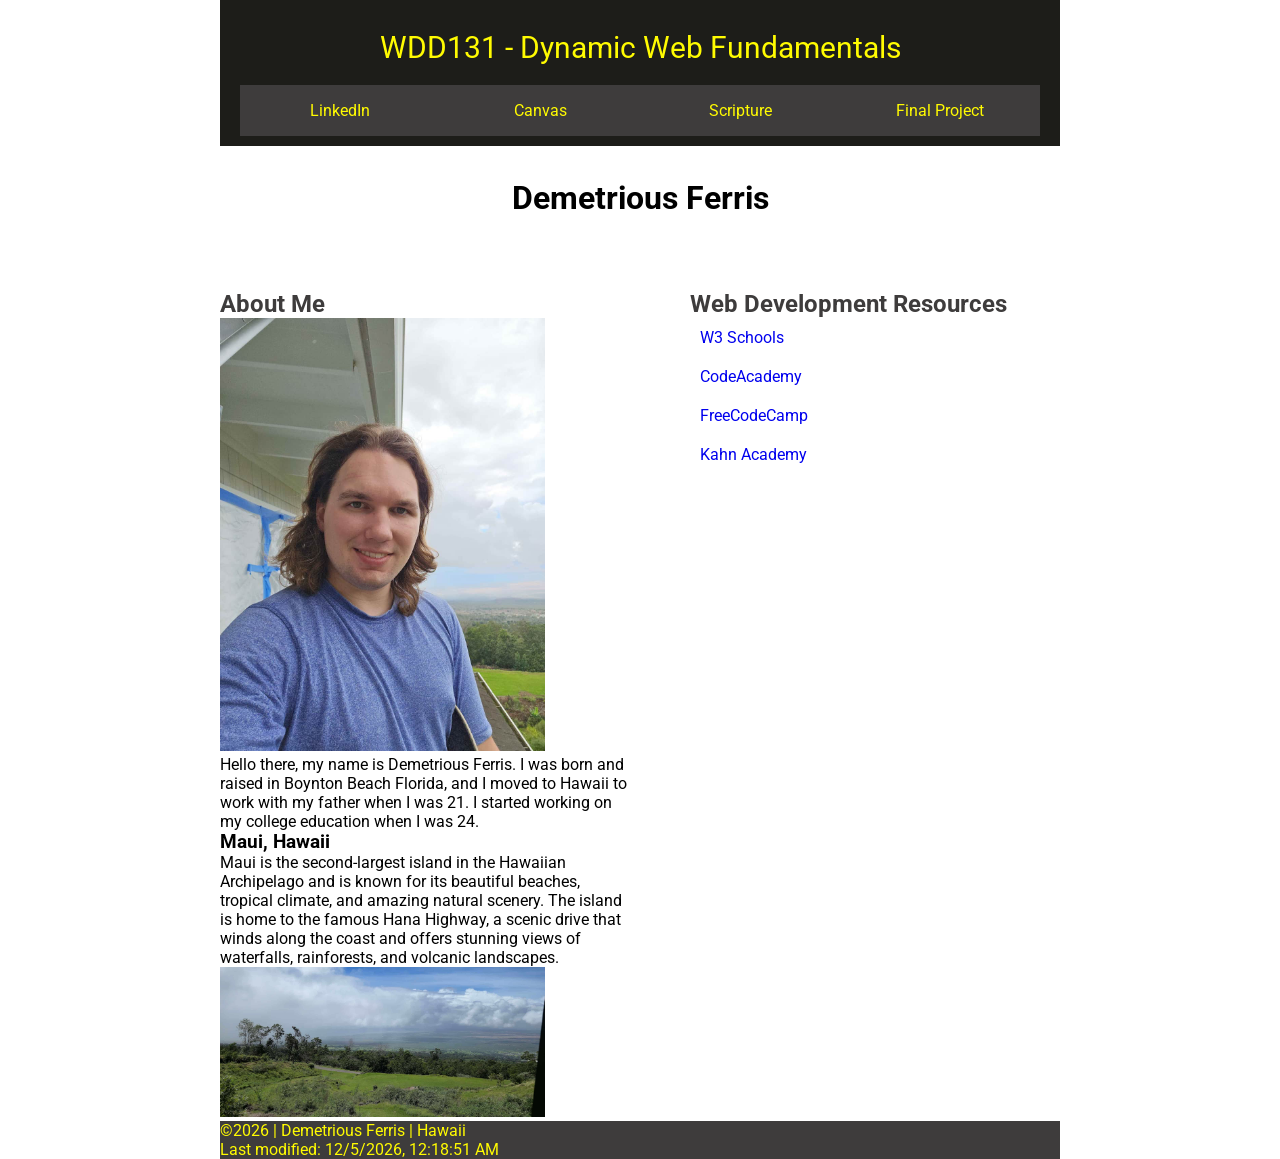
<file: index.html>
<!DOCTYPE html>
<html lang="en">
<head>
    <meta charset="UTF-8">
    <meta name="viewport" content="width=device-width, initial-scale=1.0">
    <title>WDD131 - Dynamic Web Fundamentals - Demetrious Ferris</title>
    <meta name="description" content="Course landing page for Demetrious Ferris to demonstrate the learned skills in WDD131 - Dynamic Web Fundamentals">
    <meta name="author" content="Demetrious Ferris">
    <link rel="stylesheet" href="styles/base.css">
    <script src="scripts/getdates.js" defer></script>
    <link rel="preconnect" href="https://fonts.googleapis.com">
<link rel="preconnect" href="https://fonts.gstatic.com" crossorigin>
<link href="https://fonts.googleapis.com/css2?family=Roboto&display=swap" rel="stylesheet">
<link rel="preconnect" href="https://fonts.googleapis.com">
<link rel="preconnect" href="https://fonts.gstatic.com" crossorigin>
<link href="https://fonts.googleapis.com/css2?family=Roboto:wght@600&display=swap" rel="stylesheet">
<link rel="preconnect" href="https://fonts.googleapis.com">
<link rel="preconnect" href="https://fonts.gstatic.com" crossorigin>
<link href="https://fonts.googleapis.com/css2?family=Roboto:wght@700&display=swap" rel="stylesheet">
</head>
<body>
    <header>
        <span id="course-title">WDD131 - Dynamic Web Fundamentals</span>
            <nav>
                <ul>
                    <li><a href="https://www.linkedin.com/">LinkedIn</a></li>
                    <li><a href="https://byupw.instructure.com/">Canvas</a></li>
                    <li><a href="https://www.churchofjesuschrist.org/study/scriptures/pgp/moses/1?lang=eng&id=p39#p39">Scripture</a></li>
                    <li><a href="finalproject.html">Final Project</a></li>
                </ul>
            </nav>
    </header>
    <main>
        <h1>Demetrious Ferris</h1>
        <div>
            <section class="card">
                <h2>About Me</h2>
                <img src="images/selfphotosmall.jpg" alt="Picture of Demetrious Ferris">
                <p>Hello there, my name is Demetrious Ferris. I was born and raised in Boynton Beach Florida, and I moved to Hawaii to work with my father when I was 21. I started working on my college education when I was 24.</p>
                <h3>Maui, Hawaii</h3>
                <p>Maui is the second-largest island in the Hawaiian Archipelago and is known for its beautiful beaches, tropical climate, and amazing natural scenery. The island is home to the famous Hana Highway, a scenic drive that winds along the coast and offers stunning views of waterfalls, rainforests, and volcanic landscapes.</p>
                <img src="images/mauiphoto.jpg" alt="Scenic view of Maui">
            </section>
            <section class="card webdevresources">
                <h2>Web Development Resources</h2>
                <a href="https://www.w3schools.com/">W3 Schools</a>
                <a href="https://www.codecademy.com/learn/learn-html">CodeAcademy</a>
                <a href="https://www.freecodecamp.org/">FreeCodeCamp</a>
                <a href="https://www.khanacademy.org/">Kahn Academy</a>
        </section>
        </div>
    </main>
    <footer>
        <p>©<span id="currentyear"></span> | Demetrious Ferris | Hawaii</p>
        <p id="lastModified"></p>
    </footer>
</body>
</html>
</file>
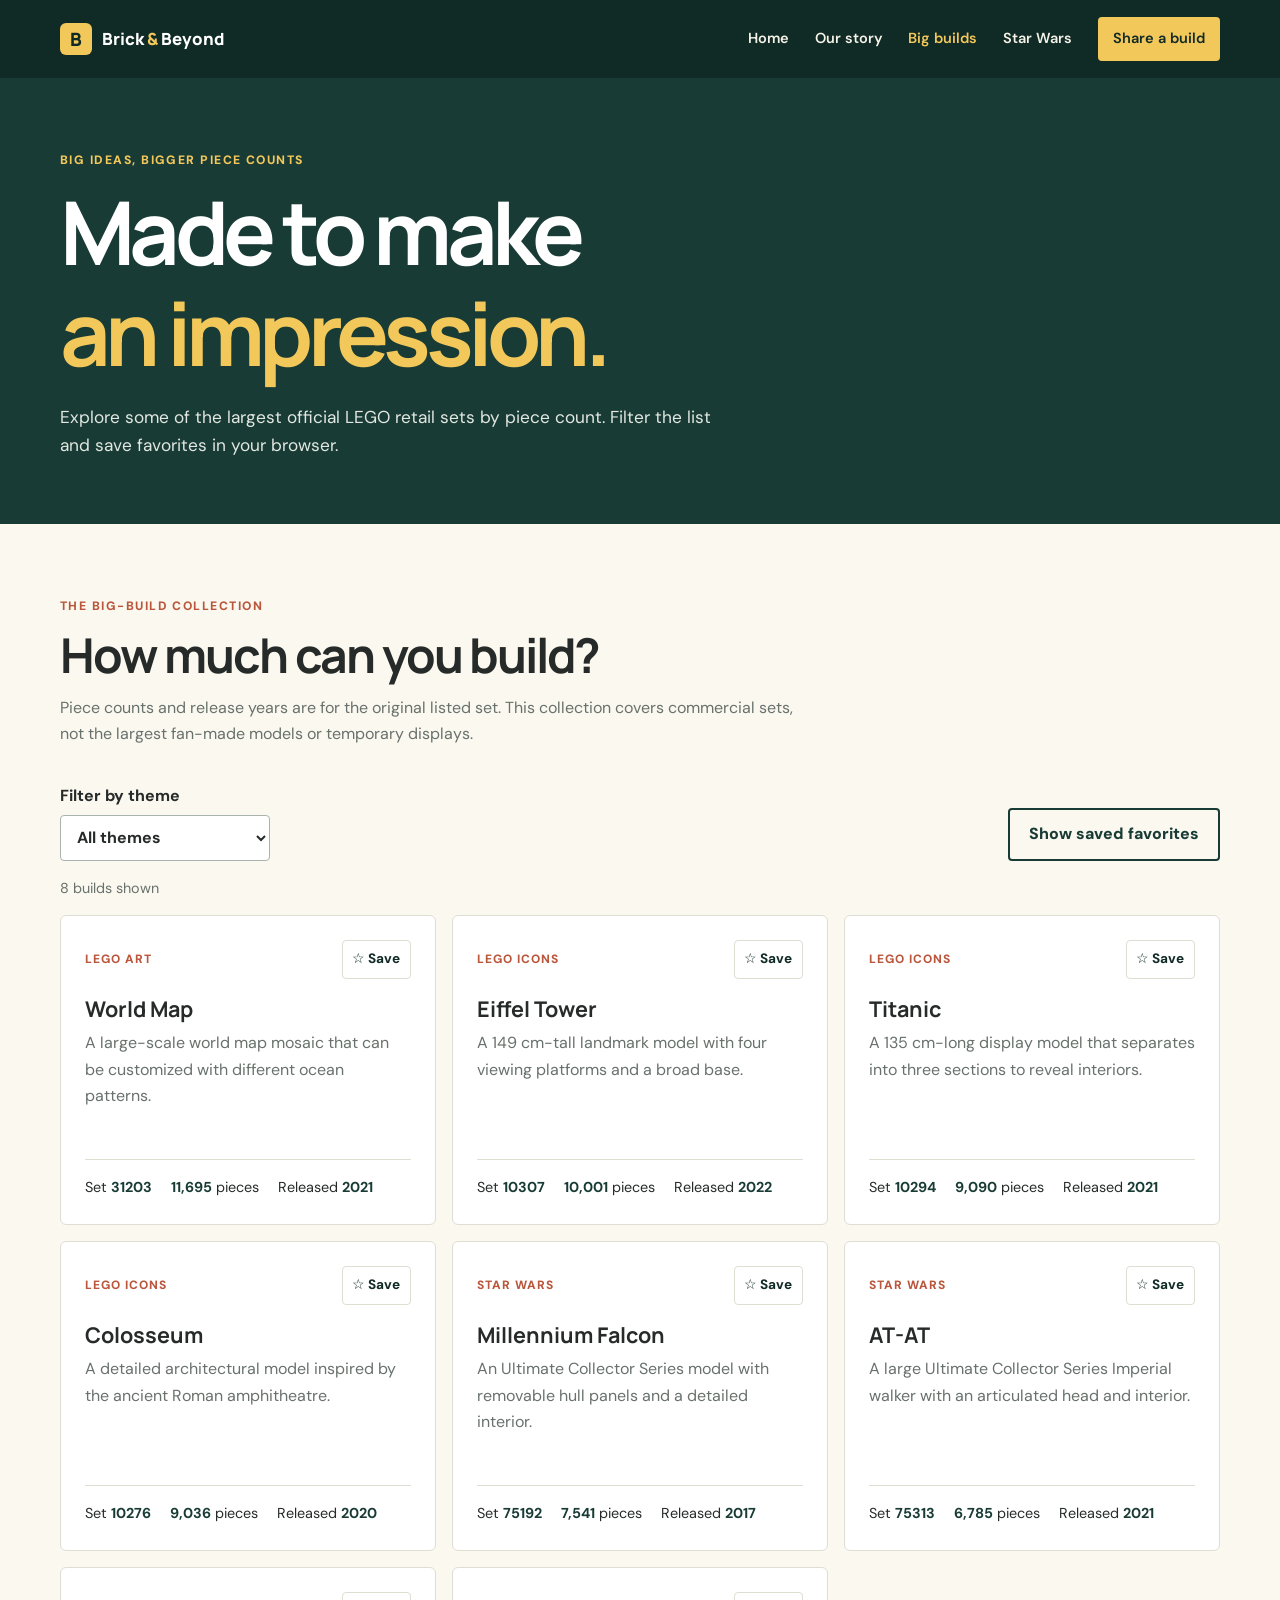
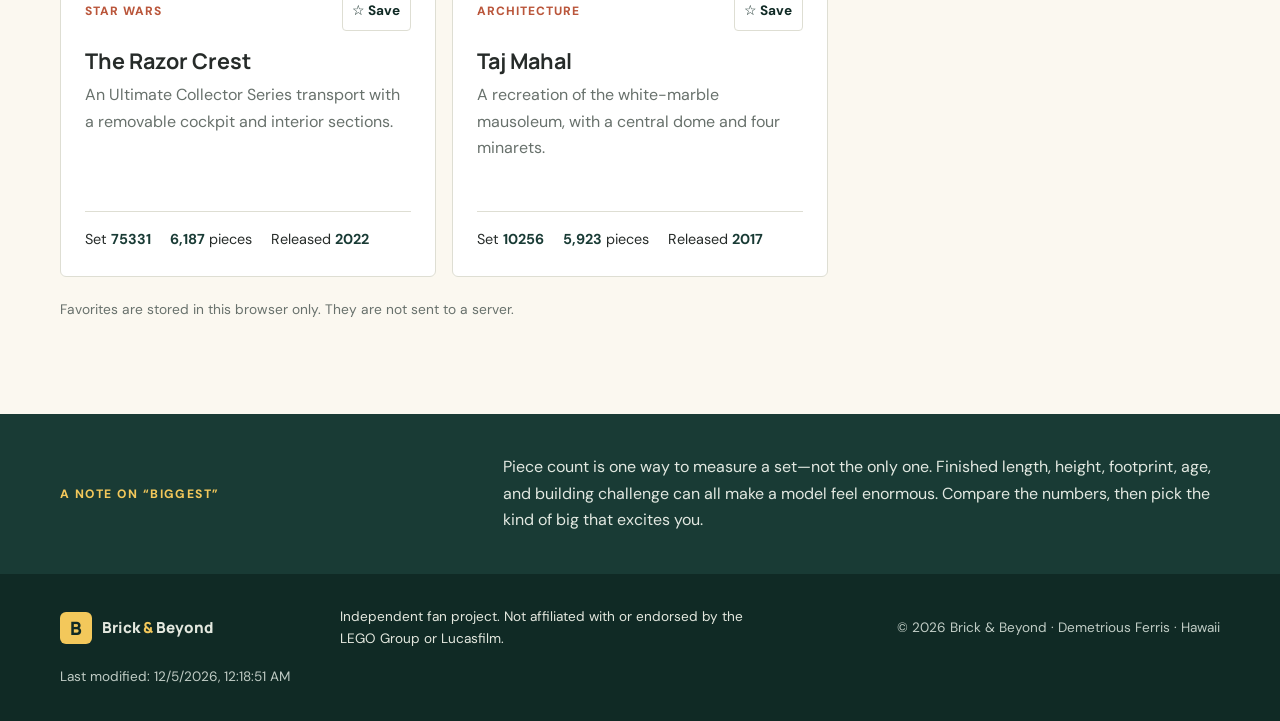
<file: project/builds.html>
<!DOCTYPE html>
<html lang="en">
<head>
  <meta charset="UTF-8">
  <meta name="viewport" content="width=device-width, initial-scale=1.0">
  <meta name="description" content="Browse landmark LEGO retail sets by piece count, year, and theme. Filter the list and save favorite builds on your device.">
  <meta name="theme-color" content="#193b35">
  <title>Big Builds | Brick & Beyond</title>
  <link rel="preconnect" href="https://fonts.googleapis.com">
  <link rel="preconnect" href="https://fonts.gstatic.com" crossorigin>
  <link href="https://fonts.googleapis.com/css2?family=DM+Sans:wght@400;500;600;700&family=Manrope:wght@500;600;700;800&display=swap" rel="stylesheet">
  <link rel="stylesheet" href="project.css">
  <script src="project.js" defer></script>
</head>
<body>
  <a class="skip-link" href="#main">Skip to main content</a>
  <header class="site-header">
    <a class="brand" href="index.html" aria-label="Brick & Beyond home"><span class="brand-mark" aria-hidden="true">B</span><span>Brick <span class="brand-amp">&</span> Beyond</span></a>
    <button class="menu-toggle" type="button" aria-expanded="false" aria-controls="primary-nav"><span class="visually-hidden">Open navigation menu</span><span aria-hidden="true">☰</span></button>
    <nav class="primary-nav" id="primary-nav" aria-label="Main navigation">
      <a href="index.html">Home</a><a href="history.html">Our story</a><a href="builds.html" aria-current="page">Big builds</a><a href="star-wars.html">Star Wars</a><a class="nav-cta" href="share.html">Share a build</a>
    </nav>
  </header>
  <main id="main">
    <section class="page-hero">
      <div class="section-wrap page-hero-inner">
        <p class="eyebrow">Big ideas, bigger piece counts</p>
        <h1>Made to make<br><span>an impression.</span></h1>
        <p>Explore some of the largest official LEGO retail sets by piece count. Filter the list and save favorites in your browser.</p>
      </div>
    </section>
    <section class="section-wrap content-section">
      <div class="section-heading">
        <p class="eyebrow">The big-build collection</p>
        <h2>How much can you build?</h2>
        <p>Piece counts and release years are for the original listed set. This collection covers commercial sets, not the largest fan-made models or temporary displays.</p>
      </div>
      <div class="build-controls">
        <label for="theme-filter">Filter by theme
          <select id="theme-filter">
            <option value="all">All themes</option>
            <option value="icons">LEGO Icons</option>
            <option value="lego-art">LEGO Art</option>
            <option value="star-wars">Star Wars</option>
            <option value="architecture">Architecture</option>
          </select>
        </label>
        <button class="button button-outline" id="show-favorites" type="button" aria-pressed="false">Show saved favorites</button>
      </div>
      <p class="results-count" id="build-count" aria-live="polite"></p>
      <div class="build-grid" id="build-list" aria-live="polite"></div>
      <p class="storage-note">Favorites are stored in this browser only. They are not sent to a server.</p>
    </section>
    <section class="fact-strip">
      <div class="section-wrap fact-inner">
        <p class="eyebrow">A note on “biggest”</p>
        <p>Piece count is one way to measure a set—not the only one. Finished length, height, footprint, age, and building challenge can all make a model feel enormous. Compare the numbers, then pick the kind of big that excites you.</p>
      </div>
    </section>
  </main>
  <footer class="site-footer">
    <div class="section-wrap footer-inner"><a class="brand footer-brand" href="index.html"><span class="brand-mark" aria-hidden="true">B</span><span>Brick <span class="brand-amp">&</span> Beyond</span></a><p>Independent fan project. Not affiliated with or endorsed by the LEGO Group or Lucasfilm.</p><p class="copyright">© <span data-current-year></span> Brick & Beyond · Demetrious Ferris · Hawaii</p><p class="footer-modified">Last modified: <time data-last-modified></time></p></div>
  </footer>
</body>
</html>
</file>
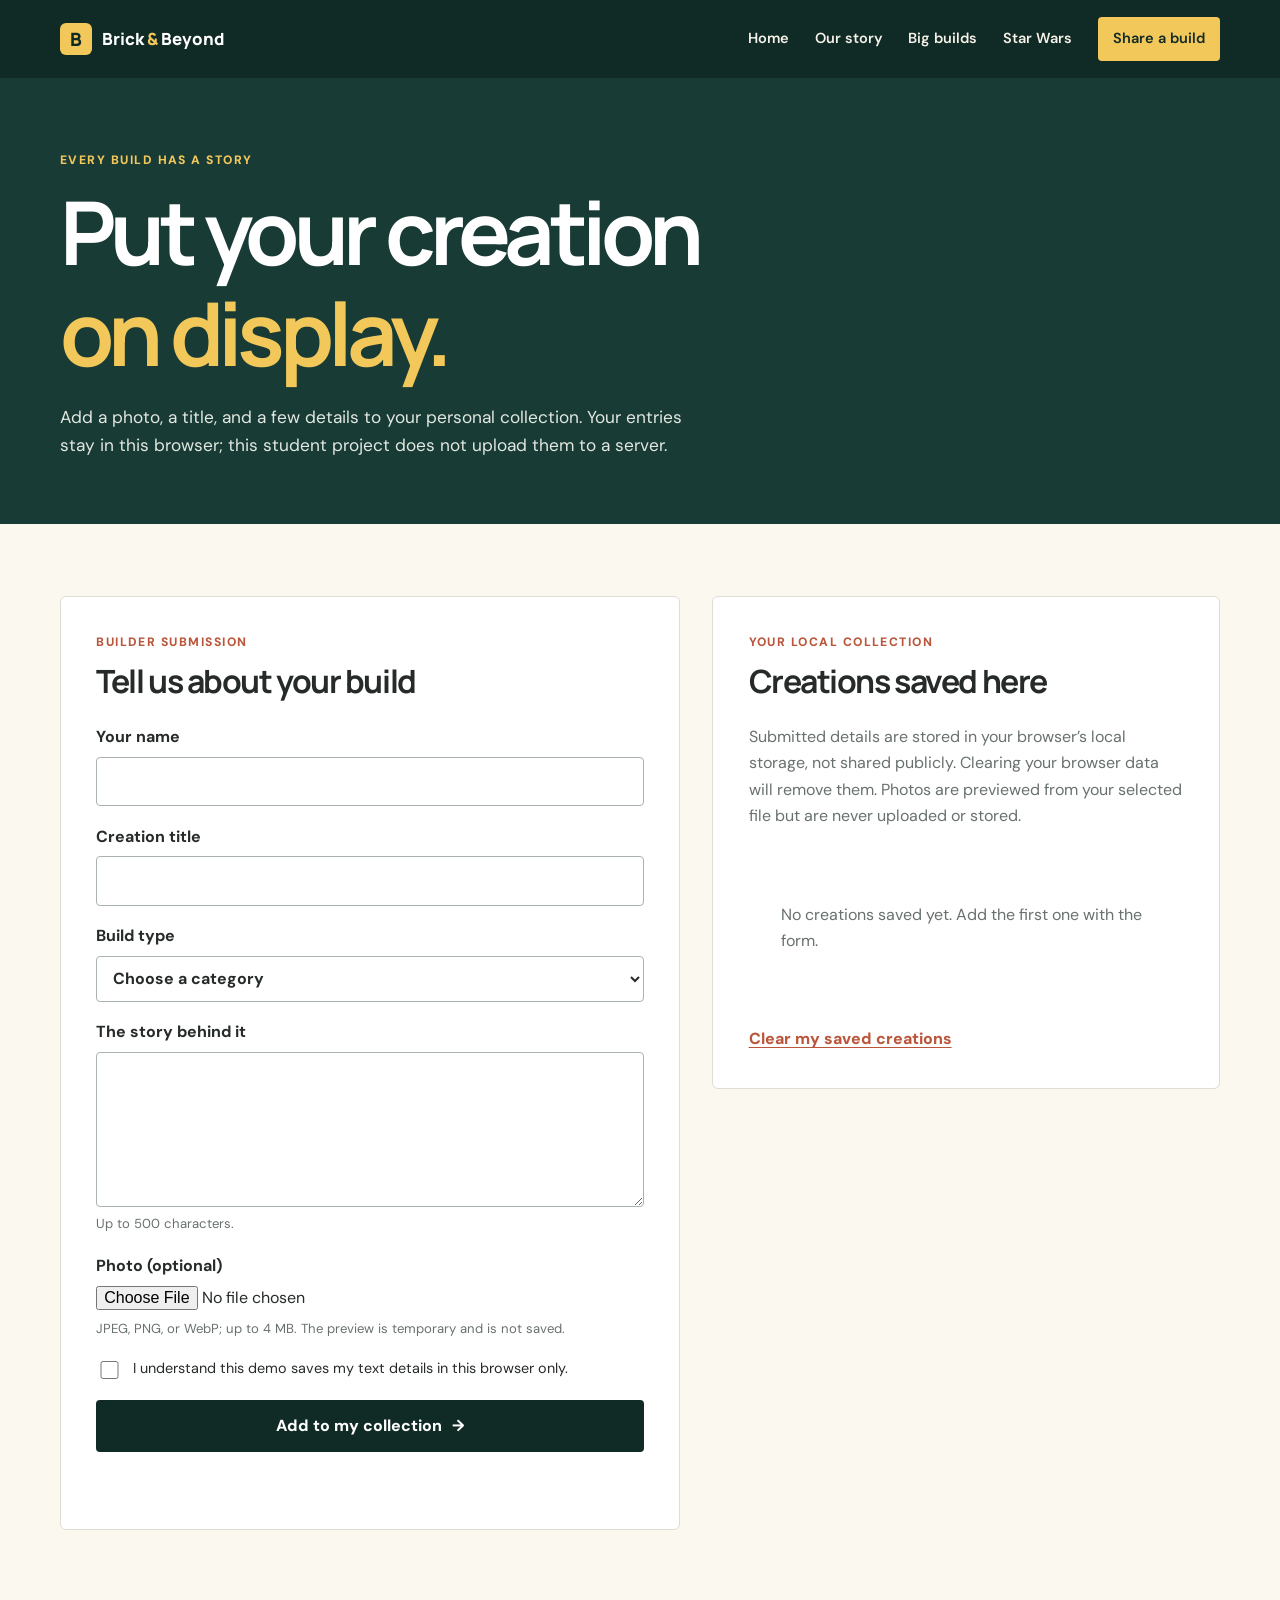
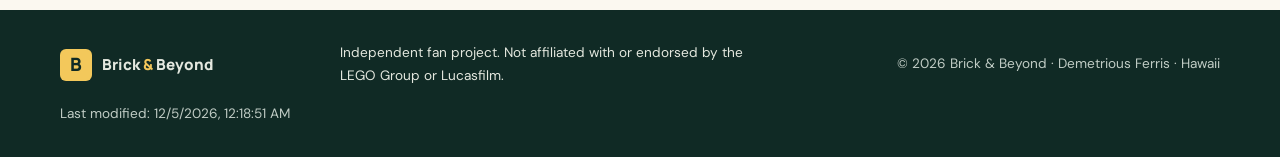
<file: project/share.html>
<!DOCTYPE html>
<html lang="en">
<head>
  <meta charset="UTF-8">
  <meta name="viewport" content="width=device-width, initial-scale=1.0">
  <meta name="description" content="Share a photo and the story behind your LEGO creation with the Brick & Beyond browser-based community collection.">
  <meta name="theme-color" content="#193b35">
  <title>Share a Creation | Brick & Beyond</title>
  <link rel="preconnect" href="https://fonts.googleapis.com">
  <link rel="preconnect" href="https://fonts.gstatic.com" crossorigin>
  <link href="https://fonts.googleapis.com/css2?family=DM+Sans:wght@400;500;600;700&family=Manrope:wght@500;600;700;800&display=swap" rel="stylesheet">
  <link rel="stylesheet" href="project.css">
  <script src="project.js" defer></script>
</head>
<body>
  <a class="skip-link" href="#main">Skip to main content</a>
  <header class="site-header">
    <a class="brand" href="index.html" aria-label="Brick & Beyond home"><span class="brand-mark" aria-hidden="true">B</span><span>Brick <span class="brand-amp">&</span> Beyond</span></a>
    <button class="menu-toggle" type="button" aria-expanded="false" aria-controls="primary-nav"><span class="visually-hidden">Open navigation menu</span><span aria-hidden="true">☰</span></button>
    <nav class="primary-nav" id="primary-nav" aria-label="Main navigation">
      <a href="index.html">Home</a><a href="history.html">Our story</a><a href="builds.html">Big builds</a><a href="star-wars.html">Star Wars</a><a class="nav-cta" href="share.html" aria-current="page">Share a build</a>
    </nav>
  </header>
  <main id="main">
    <section class="page-hero">
      <div class="section-wrap page-hero-inner">
        <p class="eyebrow">Every build has a story</p>
        <h1>Put your creation<br><span>on display.</span></h1>
        <p>Add a photo, a title, and a few details to your personal collection. Your entries stay in this browser; this student project does not upload them to a server.</p>
      </div>
    </section>
    <section class="section-wrap share-layout content-section">
      <div class="share-form-panel">
        <p class="eyebrow">Builder submission</p>
        <h2>Tell us about your build</h2>
        <form id="creation-form">
          <label for="creator-name">Your name
            <input id="creator-name" name="creatorName" type="text" autocomplete="name" maxlength="50" required>
          </label>
          <label for="creation-title">Creation title
            <input id="creation-title" name="title" type="text" maxlength="70" required>
          </label>
          <label for="creation-category">Build type
            <select id="creation-category" name="category" required>
              <option value="">Choose a category</option>
              <option value="Original creation">Original creation</option>
              <option value="Set modification">Set modification</option>
              <option value="Display model">Display model</option>
              <option value="Star Wars build">Star Wars build</option>
            </select>
          </label>
          <label for="creation-story">The story behind it
            <textarea id="creation-story" name="story" rows="5" maxlength="500" required></textarea>
            <span class="field-hint">Up to 500 characters.</span>
          </label>
          <label for="creation-photo">Photo (optional)
            <input id="creation-photo" name="photo" type="file" accept="image/jpeg,image/png,image/webp">
            <span class="field-hint">JPEG, PNG, or WebP; up to 4 MB. The preview is temporary and is not saved.</span>
          </label>
          <figure class="upload-preview" id="upload-preview-wrap" hidden>
            <img id="upload-preview" alt="Preview of your selected creation" loading="lazy" decoding="async">
            <figcaption>Local preview only</figcaption>
          </figure>
          <label class="checkbox-label" for="creation-consent">
            <input id="creation-consent" name="consent" type="checkbox" required>
            <span>I understand this demo saves my text details in this browser only.</span>
          </label>
          <button class="button button-dark" type="submit">Add to my collection <span aria-hidden="true">→</span></button>
          <p class="form-status" id="form-status" role="status" aria-live="polite"></p>
        </form>
      </div>
      <aside class="submission-info">
        <p class="eyebrow">Your local collection</p>
        <h2>Creations saved here</h2>
        <p>Submitted details are stored in your browser’s local storage, not shared publicly. Clearing your browser data will remove them. Photos are previewed from your selected file but are never uploaded or stored.</p>
        <div class="saved-creations" id="saved-creations" aria-live="polite"></div>
        <button class="text-button" id="clear-creations" type="button">Clear my saved creations</button>
      </aside>
    </section>
  </main>
  <footer class="site-footer">
    <div class="section-wrap footer-inner"><a class="brand footer-brand" href="index.html"><span class="brand-mark" aria-hidden="true">B</span><span>Brick <span class="brand-amp">&</span> Beyond</span></a><p>Independent fan project. Not affiliated with or endorsed by the LEGO Group or Lucasfilm.</p><p class="copyright">© <span data-current-year></span> Brick & Beyond · Demetrious Ferris · Hawaii</p><p class="footer-modified">Last modified: <time data-last-modified></time></p></div>
  </footer>
</body>
</html>
</file>
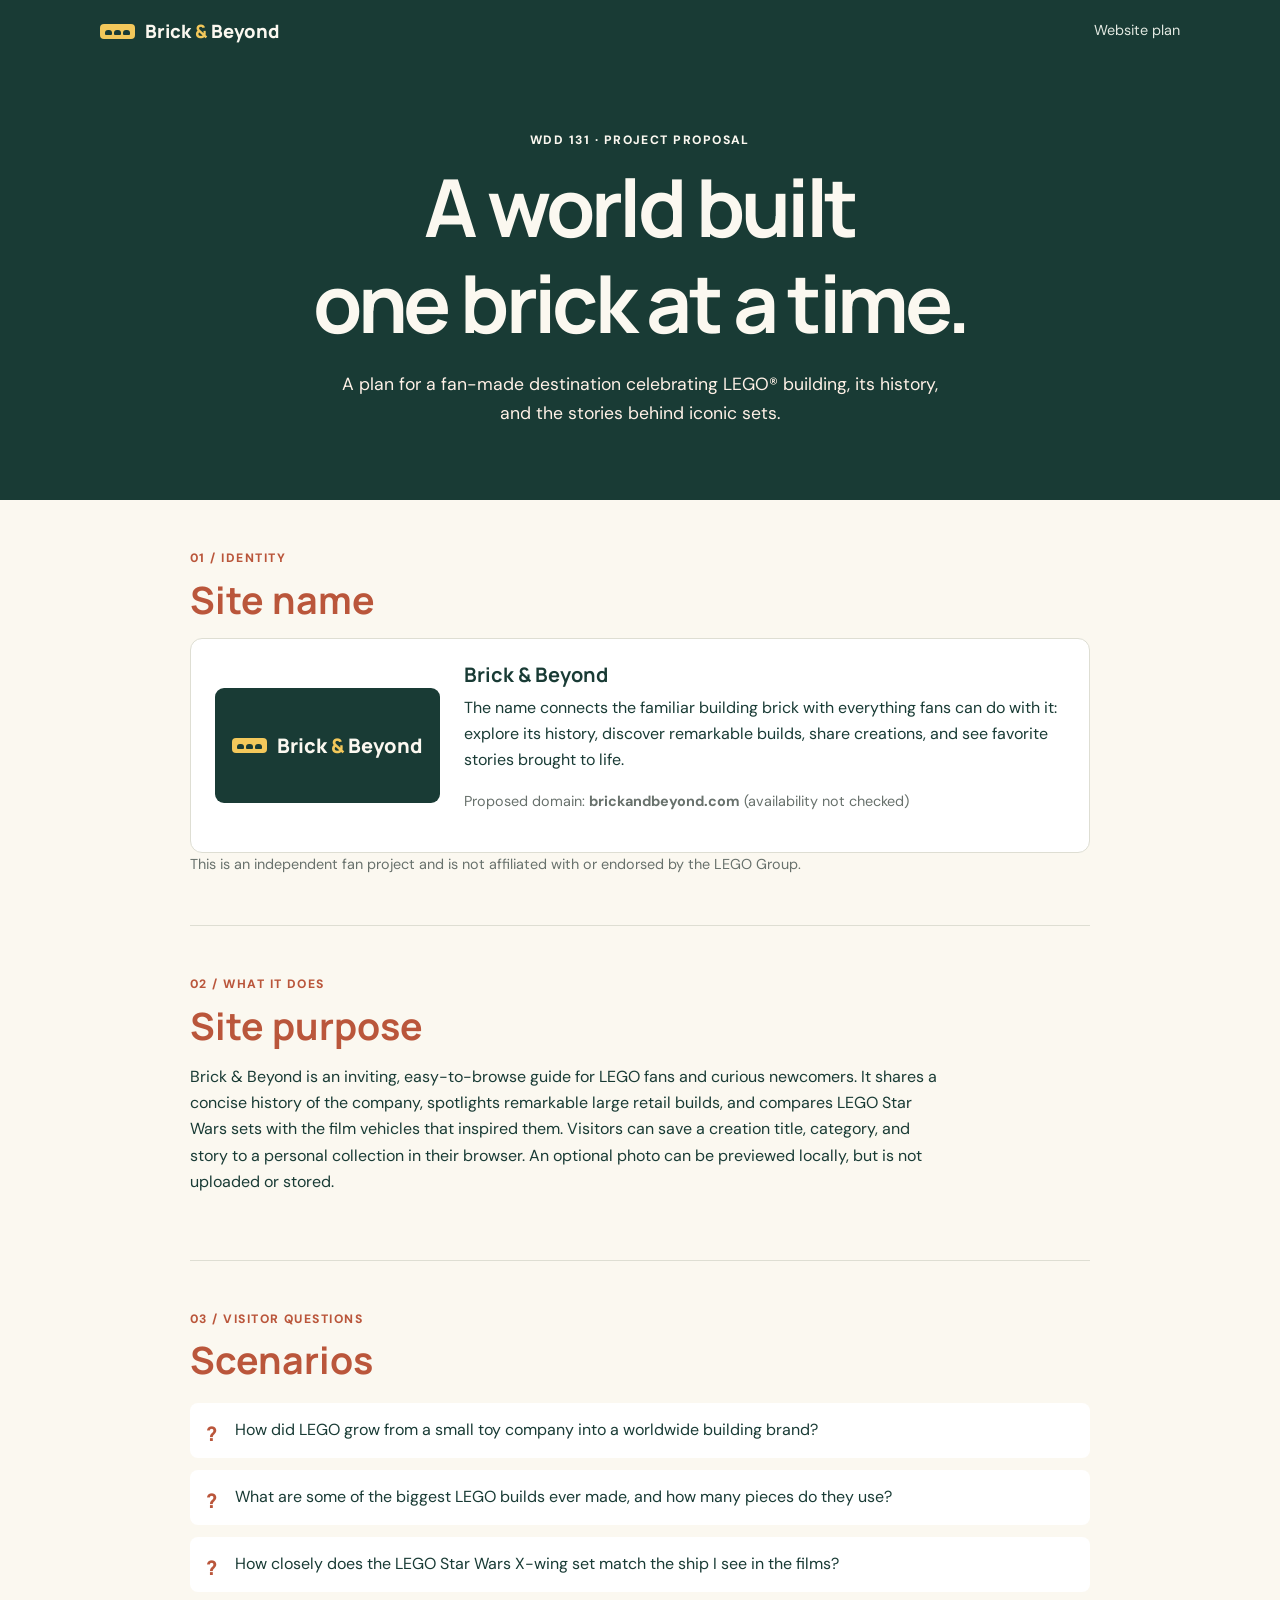
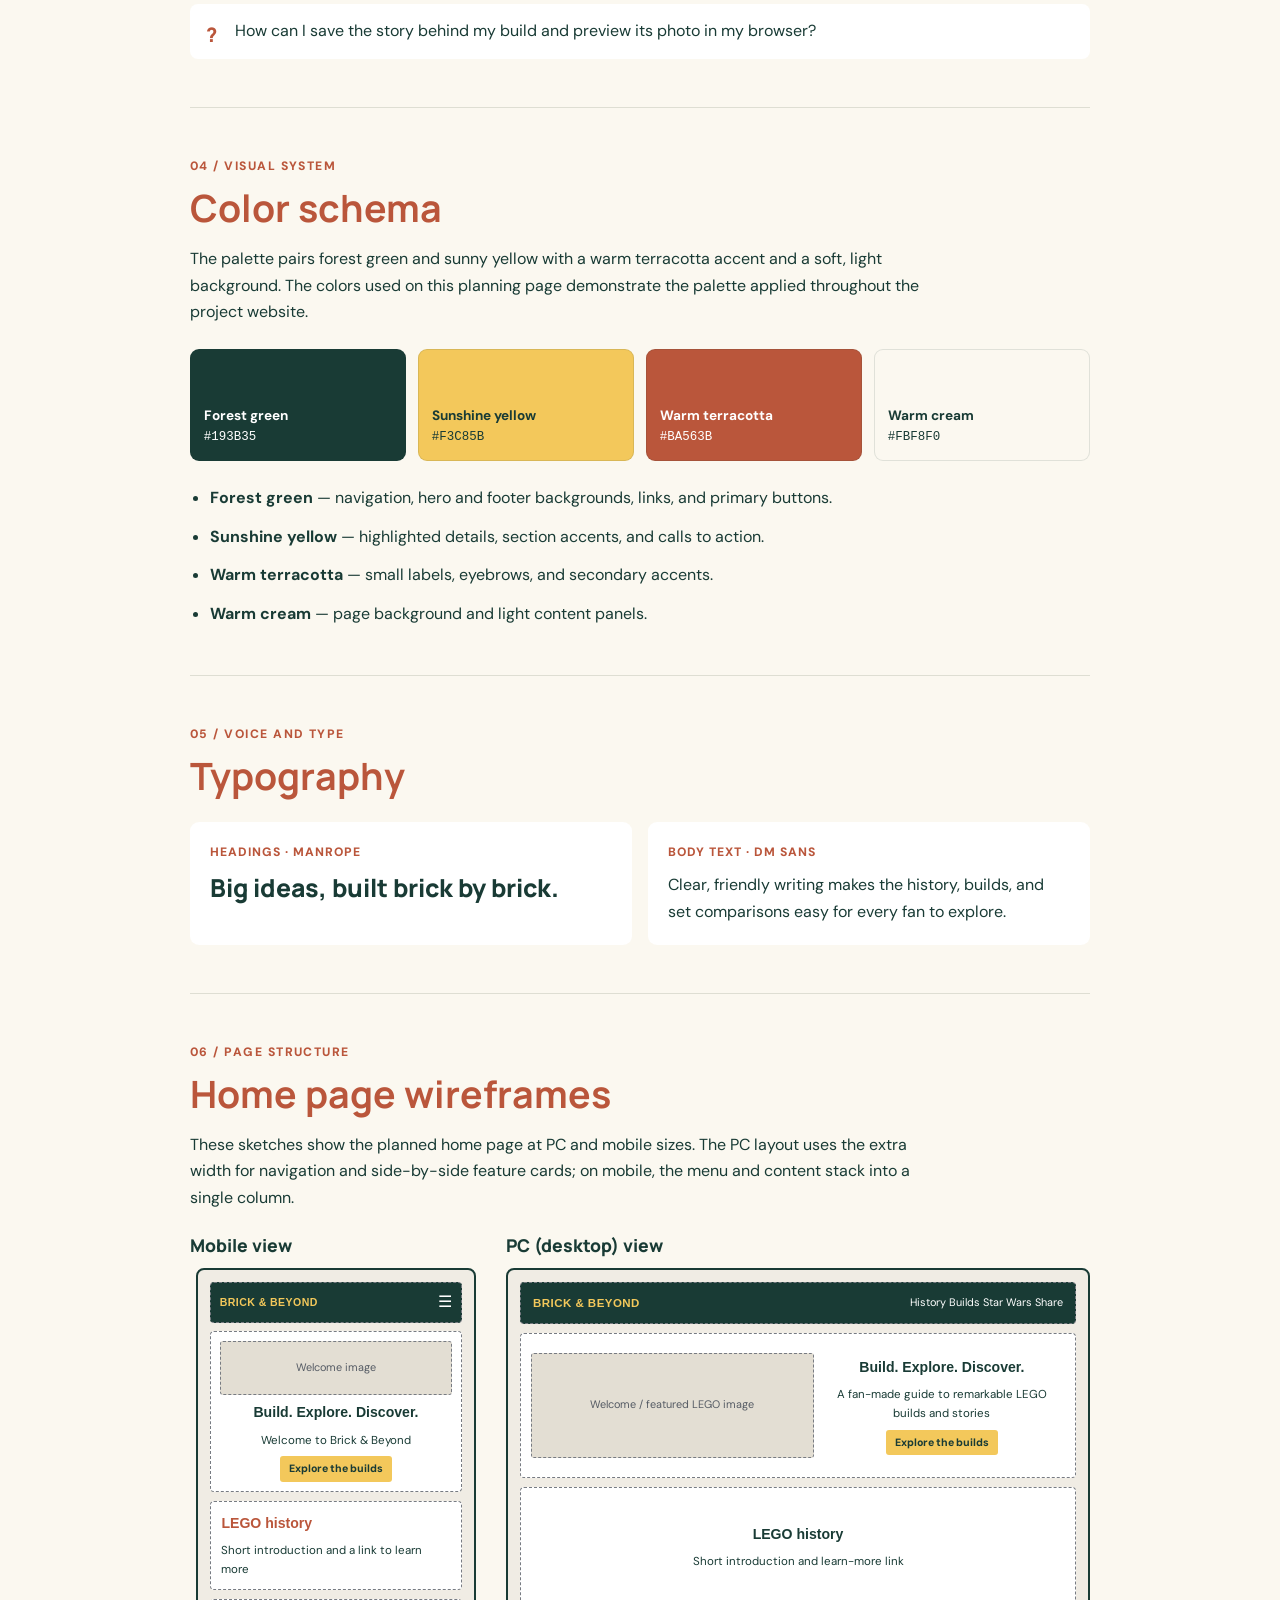
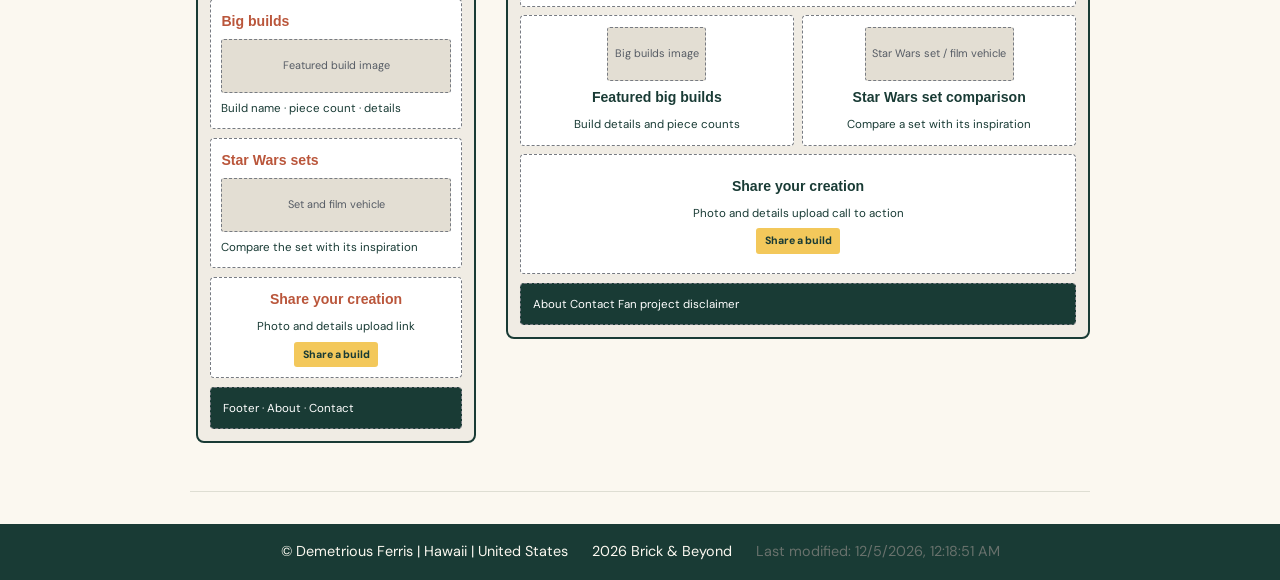
<file: project/siteplan.html>
<!DOCTYPE html>
<html lang="en">
<head>
  <meta charset="UTF-8">
  <meta name="viewport" content="width=device-width, initial-scale=1.0">
  <meta name="description" content="A website plan for Brick & Beyond, a fan-made guide to LEGO history, builds, creations, and Star Wars sets.">
  <meta name="author" content="Demetrious Ferris">
  <title>Brick & Beyond | Site Plan</title>
  <link rel="preconnect" href="https://fonts.googleapis.com">
  <link rel="preconnect" href="https://fonts.gstatic.com" crossorigin>
  <link href="https://fonts.googleapis.com/css2?family=DM+Sans:wght@400;500;600;700&family=Manrope:wght@500;600;700;800&display=swap" rel="stylesheet">
  <link rel="stylesheet" href="../styles/siteplan.css">
  <script src="../scripts/siteplan.js" defer></script>
</head>
<body>
  <header class="site-header">
    <a class="brand" href="#top" aria-label="Brick and Beyond site plan home">
      <span class="brick-mark" aria-hidden="true"><span></span><span></span><span></span></span>
      <span>Brick <span class="brand-amp">&</span> Beyond</span>
    </a>
    <p class="header-note">Website plan</p>
  </header>

  <main id="top">
    <section class="intro" aria-labelledby="page-title">
      <p class="eyebrow">WDD 131 · Project proposal</p>
      <h1 id="page-title">A world built<br>one brick at a time.</h1>
      <p class="intro-copy">A plan for a fan-made destination celebrating LEGO® building, its history, and the stories behind iconic sets.</p>
    </section>

    <div class="plan-content">
      <section class="plan-section" aria-labelledby="name-title">
        <p class="section-number">01 / Identity</p>
        <h2 id="name-title">Site name</h2>
        <div class="identity-card">
          <div class="brand brand-large">
            <span class="brick-mark" aria-hidden="true"><span></span><span></span><span></span></span>
            <span>Brick <span class="brand-amp">&</span> Beyond</span>
          </div>
          <div>
            <h3>Brick & Beyond</h3>
            <p>The name connects the familiar building brick with everything fans can do with it: explore its history, discover remarkable builds, share creations, and see favorite stories brought to life.</p>
            <p class="small-note">Proposed domain: <strong>brickandbeyond.com</strong> (availability not checked)</p>
          </div>
        </div>
        <p class="disclaimer">This is an independent fan project and is not affiliated with or endorsed by the LEGO Group.</p>
      </section>

      <section class="plan-section" aria-labelledby="purpose-title">
        <p class="section-number">02 / What it does</p>
        <h2 id="purpose-title">Site purpose</h2>
        <p>Brick & Beyond is an inviting, easy-to-browse guide for LEGO fans and curious newcomers. It shares a concise history of the company, spotlights remarkable large retail builds, and compares LEGO Star Wars sets with the film vehicles that inspired them. Visitors can save a creation title, category, and story to a personal collection in their browser. An optional photo can be previewed locally, but is not uploaded or stored.</p>
      </section>

      <section class="plan-section" aria-labelledby="scenarios-title">
        <p class="section-number">03 / Visitor questions</p>
        <h2 id="scenarios-title">Scenarios</h2>
        <ul class="scenario-list">
          <li>How did LEGO grow from a small toy company into a worldwide building brand?</li>
          <li>What are some of the biggest LEGO builds ever made, and how many pieces do they use?</li>
          <li>How closely does the LEGO Star Wars X-wing set match the ship I see in the films?</li>
          <li>How can I save the story behind my build and preview its photo in my browser?</li>
        </ul>
      </section>

      <section class="plan-section" aria-labelledby="colors-title">
        <p class="section-number">04 / Visual system</p>
        <h2 id="colors-title">Color schema</h2>
        <p>The palette pairs forest green and sunny yellow with a warm terracotta accent and a soft, light background. The colors used on this planning page demonstrate the palette applied throughout the project website.</p>
        <div class="swatches">
          <div class="swatch swatch-forest"><span>Forest green</span><code>#193B35</code></div>
          <div class="swatch swatch-sunshine"><span>Sunshine yellow</span><code>#F3C85B</code></div>
          <div class="swatch swatch-terracotta"><span>Warm terracotta</span><code>#BA563B</code></div>
          <div class="swatch swatch-cream"><span>Warm cream</span><code>#FBF8F0</code></div>
        </div>
        <ul class="usage-list">
          <li><strong>Forest green</strong> — navigation, hero and footer backgrounds, links, and primary buttons.</li>
          <li><strong>Sunshine yellow</strong> — highlighted details, section accents, and calls to action.</li>
          <li><strong>Warm terracotta</strong> — small labels, eyebrows, and secondary accents.</li>
          <li><strong>Warm cream</strong> — page background and light content panels.</li>
        </ul>
      </section>

      <section class="plan-section" aria-labelledby="type-title">
        <p class="section-number">05 / Voice and type</p>
        <h2 id="type-title">Typography</h2>
        <div class="type-samples">
          <div class="type-sample heading-sample">
            <p class="type-label">Headings · Manrope</p>
            <p class="type-example">Big ideas, built brick by brick.</p>
          </div>
          <div class="type-sample body-sample">
            <p class="type-label">Body text · DM Sans</p>
            <p class="type-example">Clear, friendly writing makes the history, builds, and set comparisons easy for every fan to explore.</p>
          </div>
        </div>
      </section>

      <section class="plan-section" aria-labelledby="wireframes-title">
        <p class="section-number">06 / Page structure</p>
        <h2 id="wireframes-title">Home page wireframes</h2>
        <p>These sketches show the planned home page at PC and mobile sizes. The PC layout uses the extra width for navigation and side-by-side feature cards; on mobile, the menu and content stack into a single column.</p>
        <div class="wireframe-grid">
          <figure class="wireframe-figure">
            <figcaption>Mobile view</figcaption>
            <div class="wireframe mobile-wireframe" role="img" aria-label="Mobile home page wireframe with a compact header, welcome hero, stacked history, builds, Star Wars comparison, creation-sharing sections, and footer">
              <div class="wf-site-header">
                <span class="wf-logo">BRICK & BEYOND</span>
                <span class="wf-menu" aria-hidden="true">☰</span>
              </div>
              <div class="wf-mobile-hero">
                <div class="wf-image">Welcome image</div>
                <div class="wf-copy">
                  <strong>Build. Explore. Discover.</strong>
                  <span>Welcome to Brick & Beyond</span>
                  <span class="wf-button">Explore the builds</span>
                </div>
              </div>
              <div class="wf-mobile-section">
                <strong>LEGO history</strong>
                <span>Short introduction and a link to learn more</span>
              </div>
              <div class="wf-mobile-section">
                <strong>Big builds</strong>
                <div class="wf-image">Featured build image</div>
                <span>Build name · piece count · details</span>
              </div>
              <div class="wf-mobile-section">
                <strong>Star Wars sets</strong>
                <div class="wf-image">Set and film vehicle</div>
                <span>Compare the set with its inspiration</span>
              </div>
              <div class="wf-mobile-section wf-share">
                <strong>Share your creation</strong>
                <span>Photo and details upload link</span>
                <span class="wf-button">Share a build</span>
              </div>
              <div class="wf-site-footer">Footer · About · Contact</div>
            </div>
          </figure>
          <figure class="wireframe-figure">
            <figcaption>PC (desktop) view</figcaption>
            <div class="wireframe desktop-wireframe" role="img" aria-label="PC home page wireframe with a full navigation header, split welcome hero, history introduction, side-by-side builds and Star Wars features, creation-sharing call to action, and footer">
              <div class="wf-site-header">
                <span class="wf-logo">BRICK & BEYOND</span>
                <span class="wf-nav">History Builds Star Wars Share</span>
              </div>
              <div class="wf-desktop-hero">
                <div class="wf-image">Welcome / featured LEGO image</div>
                <div class="wf-copy">
                  <strong>Build. Explore. Discover.</strong>
                  <span>A fan-made guide to remarkable LEGO builds and stories</span>
                  <span class="wf-button">Explore the builds</span>
                </div>
              </div>
              <div class="wf-desktop-section wf-history">
                <strong>LEGO history</strong>
                <span>Short introduction and learn-more link</span>
              </div>
              <div class="wf-desktop-section">
                <div class="wf-image">Big builds image</div>
                <strong>Featured big builds</strong>
                <span>Build details and piece counts</span>
              </div>
              <div class="wf-desktop-section">
                <div class="wf-image">Star Wars set / film vehicle</div>
                <strong>Star Wars set comparison</strong>
                <span>Compare a set with its inspiration</span>
              </div>
              <div class="wf-desktop-section wf-share">
                <strong>Share your creation</strong>
                <span>Photo and details upload call to action</span>
                <span class="wf-button">Share a build</span>
              </div>
              <div class="wf-site-footer">About Contact Fan project disclaimer</div>
            </div>
          </figure>
        </div>
      </section>
    </div>
  </main>

  <footer class="site-footer">
    <p>© Demetrious Ferris | Hawaii | United States</p>
    <p><span id="currentyear"></span> Brick & Beyond</p>
    <p id="lastModified" class="page-meta"></p>
  </footer>
</body>
</html>
</file>
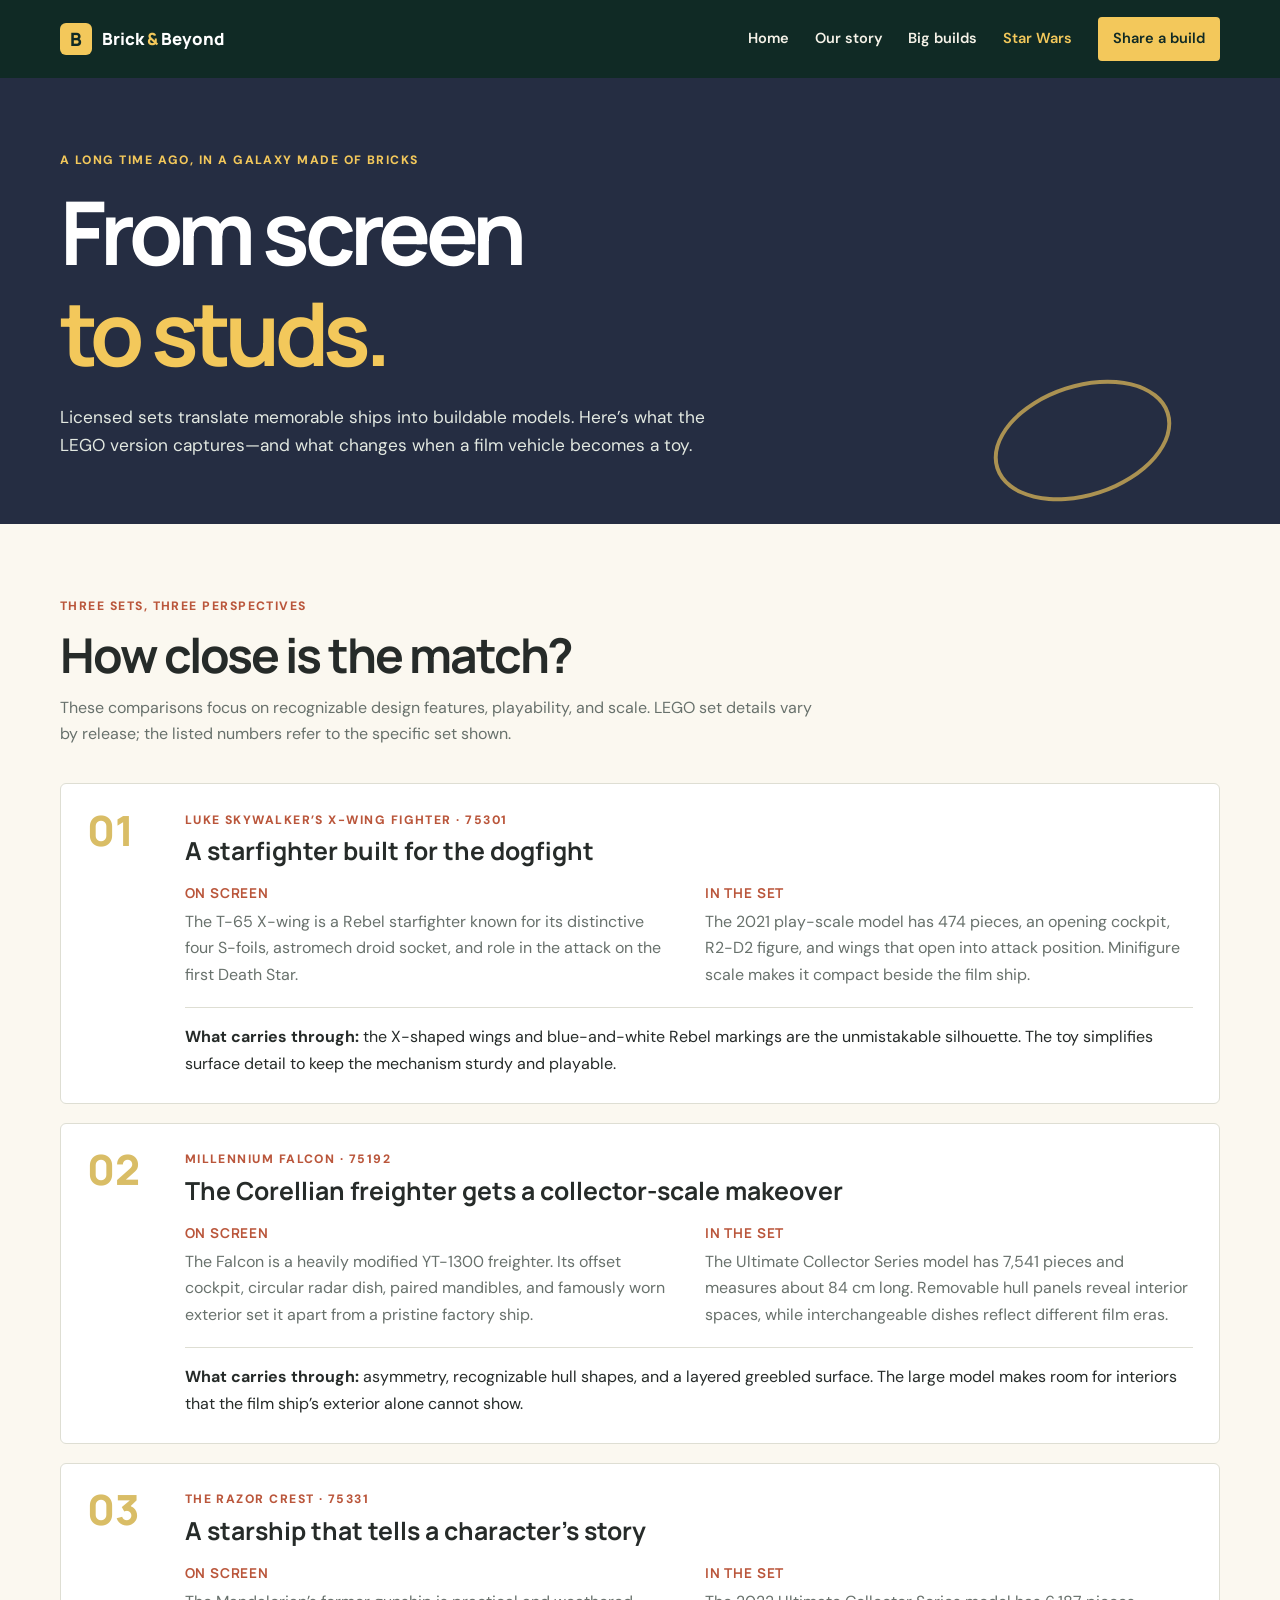
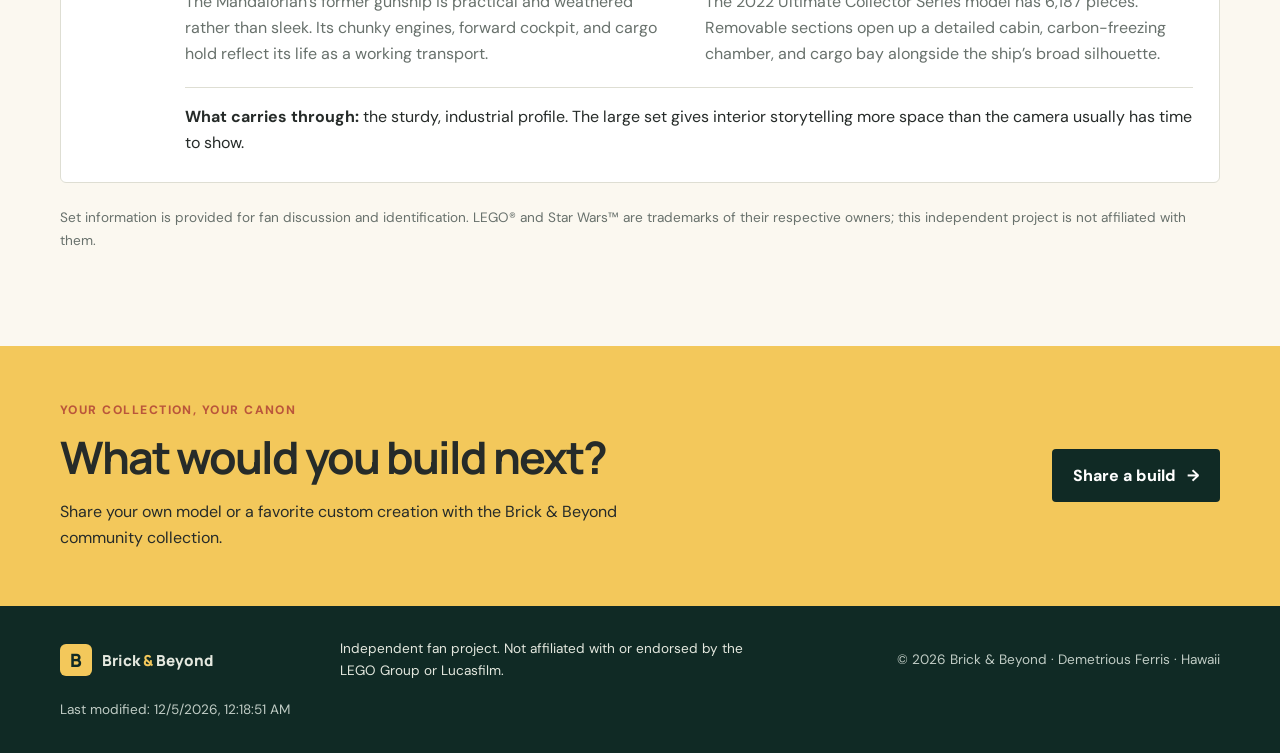
<file: project/star-wars.html>
<!DOCTYPE html>
<html lang="en">
<head>
  <meta charset="UTF-8">
  <meta name="viewport" content="width=device-width, initial-scale=1.0">
  <meta name="description" content="Compare LEGO Star Wars sets with the spacecraft and stories that inspired them in the films.">
  <meta name="theme-color" content="#193b35">
  <title>From Screen to Studs | Brick & Beyond</title>
  <link rel="preconnect" href="https://fonts.googleapis.com">
  <link rel="preconnect" href="https://fonts.gstatic.com" crossorigin>
  <link href="https://fonts.googleapis.com/css2?family=DM+Sans:wght@400;500;600;700&family=Manrope:wght@500;600;700;800&display=swap" rel="stylesheet">
  <link rel="stylesheet" href="project.css">
  <script src="project.js" defer></script>
</head>
<body>
  <a class="skip-link" href="#main">Skip to main content</a>
  <header class="site-header">
    <a class="brand" href="index.html" aria-label="Brick & Beyond home"><span class="brand-mark" aria-hidden="true">B</span><span>Brick <span class="brand-amp">&</span> Beyond</span></a>
    <button class="menu-toggle" type="button" aria-expanded="false" aria-controls="primary-nav"><span class="visually-hidden">Open navigation menu</span><span aria-hidden="true">☰</span></button>
    <nav class="primary-nav" id="primary-nav" aria-label="Main navigation">
      <a href="index.html">Home</a><a href="history.html">Our story</a><a href="builds.html">Big builds</a><a href="star-wars.html" aria-current="page">Star Wars</a><a class="nav-cta" href="share.html">Share a build</a>
    </nav>
  </header>
  <main id="main">
    <section class="page-hero page-hero-space">
      <div class="section-wrap page-hero-inner">
        <p class="eyebrow">A long time ago, in a galaxy made of bricks</p>
        <h1>From screen<br><span>to studs.</span></h1>
        <p>Licensed sets translate memorable ships into buildable models. Here’s what the LEGO version captures—and what changes when a film vehicle becomes a toy.</p>
      </div>
    </section>
    <section class="section-wrap content-section">
      <div class="section-heading">
        <p class="eyebrow">Three sets, three perspectives</p>
        <h2>How close is the match?</h2>
        <p>These comparisons focus on recognizable design features, playability, and scale. LEGO set details vary by release; the listed numbers refer to the specific set shown.</p>
      </div>
      <div class="comparison-list">
        <article class="comparison-card">
          <div class="comparison-number" aria-hidden="true">01</div>
          <div class="comparison-content">
            <p class="card-kicker">Luke Skywalker’s X-wing Fighter · 75301</p>
            <h3>A starfighter built for the dogfight</h3>
            <div class="compare-columns">
              <div><h4>On screen</h4><p>The T-65 X-wing is a Rebel starfighter known for its distinctive four S-foils, astromech droid socket, and role in the attack on the first Death Star.</p></div>
              <div><h4>In the set</h4><p>The 2021 play-scale model has 474 pieces, an opening cockpit, R2-D2 figure, and wings that open into attack position. Minifigure scale makes it compact beside the film ship.</p></div>
            </div>
            <p class="comparison-takeaway"><strong>What carries through:</strong> the X-shaped wings and blue-and-white Rebel markings are the unmistakable silhouette. The toy simplifies surface detail to keep the mechanism sturdy and playable.</p>
          </div>
        </article>
        <article class="comparison-card">
          <div class="comparison-number" aria-hidden="true">02</div>
          <div class="comparison-content">
            <p class="card-kicker">Millennium Falcon · 75192</p>
            <h3>The Corellian freighter gets a collector-scale makeover</h3>
            <div class="compare-columns">
              <div><h4>On screen</h4><p>The Falcon is a heavily modified YT-1300 freighter. Its offset cockpit, circular radar dish, paired mandibles, and famously worn exterior set it apart from a pristine factory ship.</p></div>
              <div><h4>In the set</h4><p>The Ultimate Collector Series model has 7,541 pieces and measures about 84 cm long. Removable hull panels reveal interior spaces, while interchangeable dishes reflect different film eras.</p></div>
            </div>
            <p class="comparison-takeaway"><strong>What carries through:</strong> asymmetry, recognizable hull shapes, and a layered greebled surface. The large model makes room for interiors that the film ship’s exterior alone cannot show.</p>
          </div>
        </article>
        <article class="comparison-card">
          <div class="comparison-number" aria-hidden="true">03</div>
          <div class="comparison-content">
            <p class="card-kicker">The Razor Crest · 75331</p>
            <h3>A starship that tells a character’s story</h3>
            <div class="compare-columns">
              <div><h4>On screen</h4><p>The Mandalorian’s former gunship is practical and weathered rather than sleek. Its chunky engines, forward cockpit, and cargo hold reflect its life as a working transport.</p></div>
              <div><h4>In the set</h4><p>The 2022 Ultimate Collector Series model has 6,187 pieces. Removable sections open up a detailed cabin, carbon-freezing chamber, and cargo bay alongside the ship’s broad silhouette.</p></div>
            </div>
            <p class="comparison-takeaway"><strong>What carries through:</strong> the sturdy, industrial profile. The large set gives interior storytelling more space than the camera usually has time to show.</p>
          </div>
        </article>
      </div>
      <p class="disclaimer">Set information is provided for fan discussion and identification. LEGO® and Star Wars™ are trademarks of their respective owners; this independent project is not affiliated with them.</p>
    </section>
    <section class="community-callout">
      <div class="section-wrap callout-inner"><div><p class="eyebrow">Your collection, your canon</p><h2>What would you build next?</h2><p>Share your own model or a favorite custom creation with the Brick & Beyond community collection.</p></div><a class="button button-dark" href="share.html">Share a build <span aria-hidden="true">→</span></a></div>
    </section>
  </main>
  <footer class="site-footer">
    <div class="section-wrap footer-inner"><a class="brand footer-brand" href="index.html"><span class="brand-mark" aria-hidden="true">B</span><span>Brick <span class="brand-amp">&</span> Beyond</span></a><p>Independent fan project. Not affiliated with or endorsed by the LEGO Group or Lucasfilm.</p><p class="copyright">© <span data-current-year></span> Brick & Beyond · Demetrious Ferris · Hawaii</p><p class="footer-modified">Last modified: <time data-last-modified></time></p></div>
  </footer>
</body>
</html>
</file>
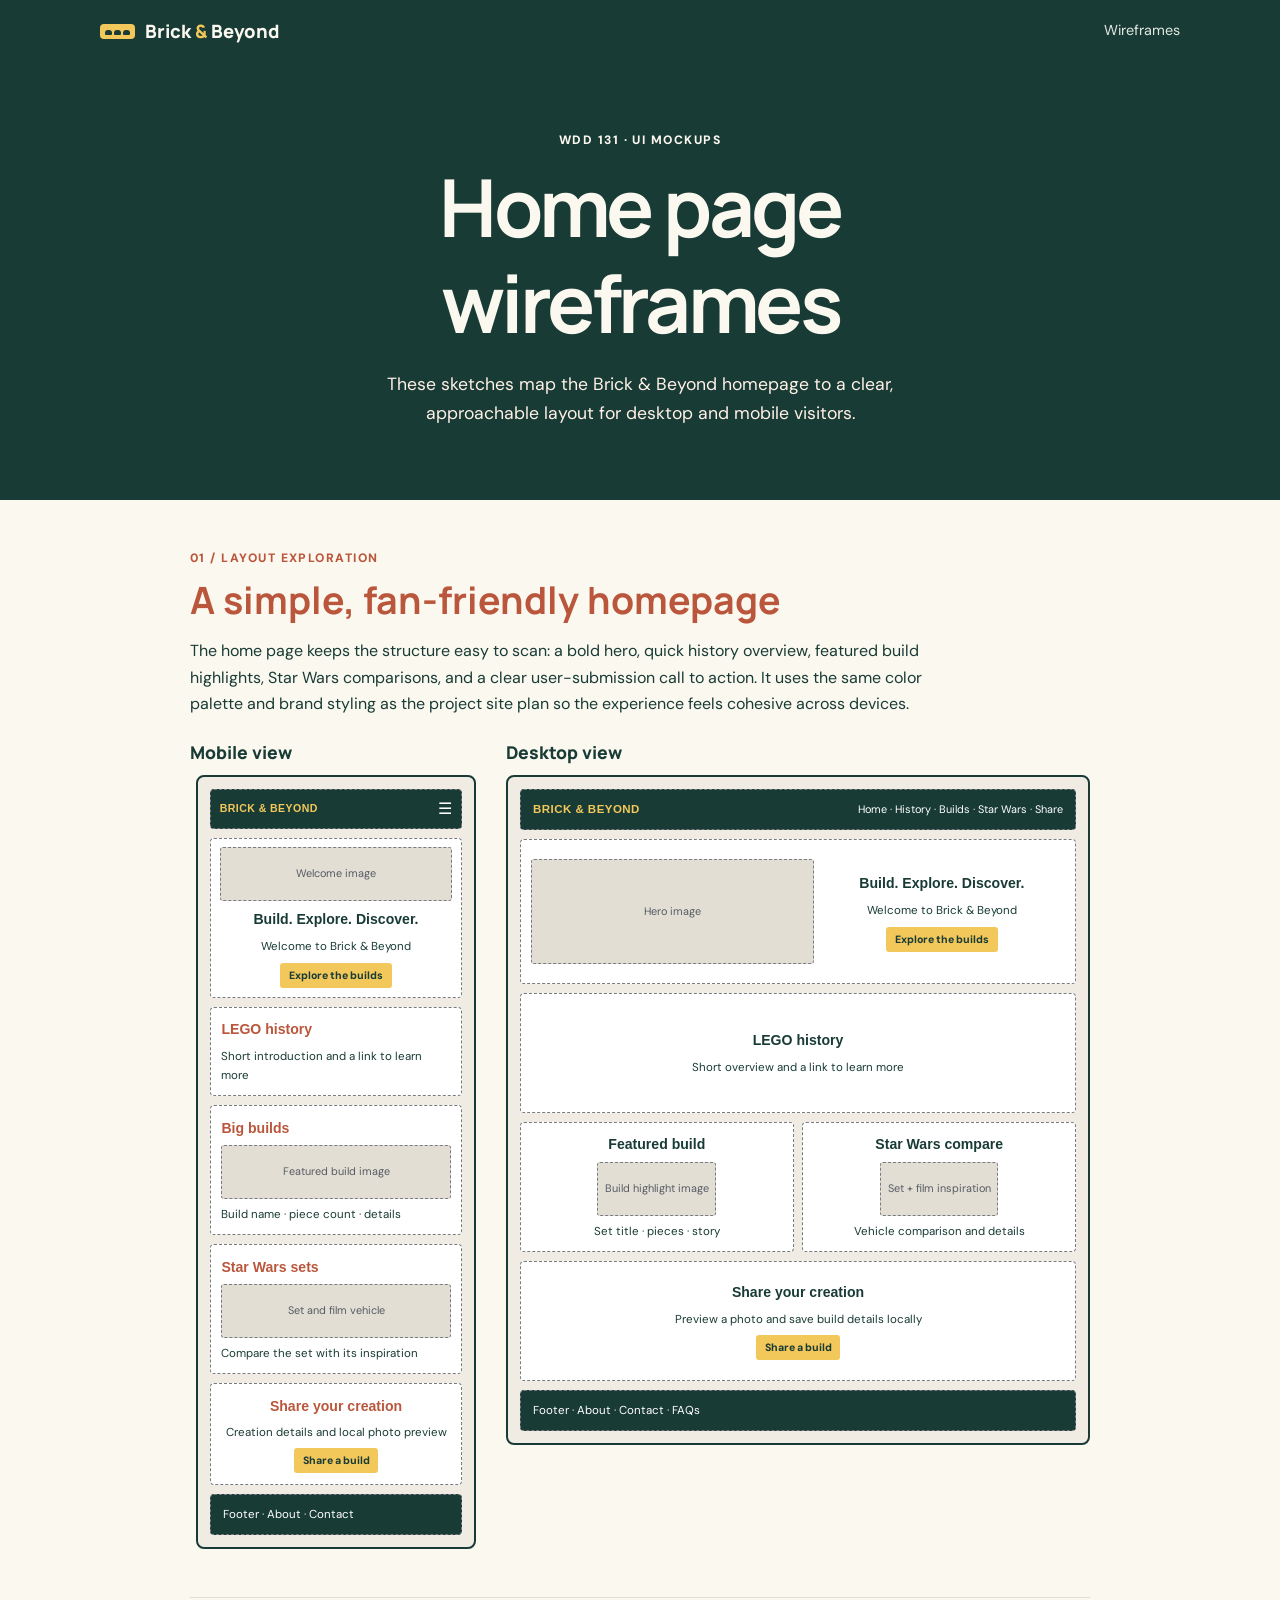
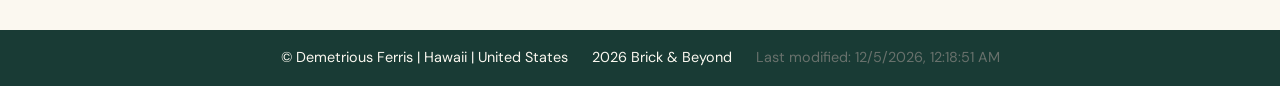
<file: project/wireframes.html>
<!DOCTYPE html>
<html lang="en">
<head>
  <meta charset="UTF-8">
  <meta name="viewport" content="width=device-width, initial-scale=1.0">
  <meta name="description" content="Wireframe layout for Brick & Beyond, a fan-made guide to LEGO history, builds, and Star Wars set comparisons.">
  <meta name="author" content="Demetrious Ferris">
  <title>Brick & Beyond | Wireframes</title>
  <link rel="preconnect" href="https://fonts.googleapis.com">
  <link rel="preconnect" href="https://fonts.gstatic.com" crossorigin>
  <link href="https://fonts.googleapis.com/css2?family=DM+Sans:wght@400;500;600;700&family=Manrope:wght@500;600;700;800&display=swap" rel="stylesheet">
  <link rel="stylesheet" href="../styles/siteplan.css">
  <script src="../scripts/siteplan.js" defer></script>
</head>
<body>
  <header class="site-header">
    <a class="brand" href="#top" aria-label="Brick and Beyond home">
      <span class="brick-mark" aria-hidden="true"><span></span><span></span><span></span></span>
      <span>Brick <span class="brand-amp">&</span> Beyond</span>
    </a>
    <p class="header-note">Wireframes</p>
  </header>

  <main id="top">
    <section class="intro" aria-labelledby="page-title">
      <p class="eyebrow">WDD 131 · UI mockups</p>
      <h1 id="page-title">Home page<br>wireframes</h1>
      <p class="intro-copy">These sketches map the Brick & Beyond homepage to a clear, approachable layout for desktop and mobile visitors.</p>
    </section>

    <div class="plan-content">
      <section class="plan-section" aria-labelledby="wireframes-title">
        <p class="section-number">01 / Layout exploration</p>
        <h2 id="wireframes-title">A simple, fan-friendly homepage</h2>
        <p>The home page keeps the structure easy to scan: a bold hero, quick history overview, featured build highlights, Star Wars comparisons, and a clear user-submission call to action. It uses the same color palette and brand styling as the project site plan so the experience feels cohesive across devices.</p>

        <div class="wireframe-grid">
          <figure class="wireframe-figure">
            <figcaption>Mobile view</figcaption>
            <div class="wireframe mobile-wireframe" role="img" aria-label="Mobile home page wireframe with a compact header, welcome hero, stacked history, builds, Star Wars comparison, creation-sharing sections, and footer">
              <div class="wf-site-header">
                <span class="wf-logo">BRICK & BEYOND</span>
                <span class="wf-menu" aria-hidden="true">☰</span>
              </div>
              <div class="wf-mobile-hero">
                <div class="wf-image">Welcome image</div>
                <div class="wf-copy">
                  <strong>Build. Explore. Discover.</strong>
                  <span>Welcome to Brick & Beyond</span>
                  <span class="wf-button">Explore the builds</span>
                </div>
              </div>
              <div class="wf-mobile-section">
                <strong>LEGO history</strong>
                <span>Short introduction and a link to learn more</span>
              </div>
              <div class="wf-mobile-section">
                <strong>Big builds</strong>
                <div class="wf-image">Featured build image</div>
                <span>Build name · piece count · details</span>
              </div>
              <div class="wf-mobile-section">
                <strong>Star Wars sets</strong>
                <div class="wf-image">Set and film vehicle</div>
                <span>Compare the set with its inspiration</span>
              </div>
              <div class="wf-mobile-section wf-share">
                <strong>Share your creation</strong>
                <span>Creation details and local photo preview</span>
                <span class="wf-button">Share a build</span>
              </div>
              <div class="wf-site-footer">Footer · About · Contact</div>
            </div>
          </figure>

          <figure class="wireframe-figure">
            <figcaption>Desktop view</figcaption>
            <div class="wireframe desktop-wireframe" role="img" aria-label="Desktop home page wireframe with a full header, large hero section, three feature panels, and final submission area">
              <div class="wf-site-header">
                <span class="wf-logo">BRICK & BEYOND</span>
                <span class="wf-nav">Home · History · Builds · Star Wars · Share</span>
              </div>
              <div class="wf-desktop-hero">
                <div class="wf-image">Hero image</div>
                <div class="wf-copy">
                  <strong>Build. Explore. Discover.</strong>
                  <span>Welcome to Brick & Beyond</span>
                  <span class="wf-button">Explore the builds</span>
                </div>
              </div>
              <div class="wf-desktop-section wf-history">
                <strong>LEGO history</strong>
                <span>Short overview and a link to learn more</span>
              </div>
              <div class="wf-desktop-section">
                <strong>Featured build</strong>
                <div class="wf-image">Build highlight image</div>
                <span>Set title · pieces · story</span>
              </div>
              <div class="wf-desktop-section">
                <strong>Star Wars compare</strong>
                <div class="wf-image">Set + film inspiration</div>
                <span>Vehicle comparison and details</span>
              </div>
              <div class="wf-desktop-section wf-share">
                <strong>Share your creation</strong>
                <span>Preview a photo and save build details locally</span>
                <span class="wf-button">Share a build</span>
              </div>
              <div class="wf-site-footer">Footer · About · Contact · FAQs</div>
            </div>
          </figure>
        </div>
      </section>
    </div>
  </main>

  <footer class="site-footer">
    <p>© Demetrious Ferris | Hawaii | United States</p>
    <p> <span id="currentyear"></span> Brick & Beyond</p>
    <p id="lastModified" class="page-meta"></p>
  </footer>
</body>
</html>
</file>
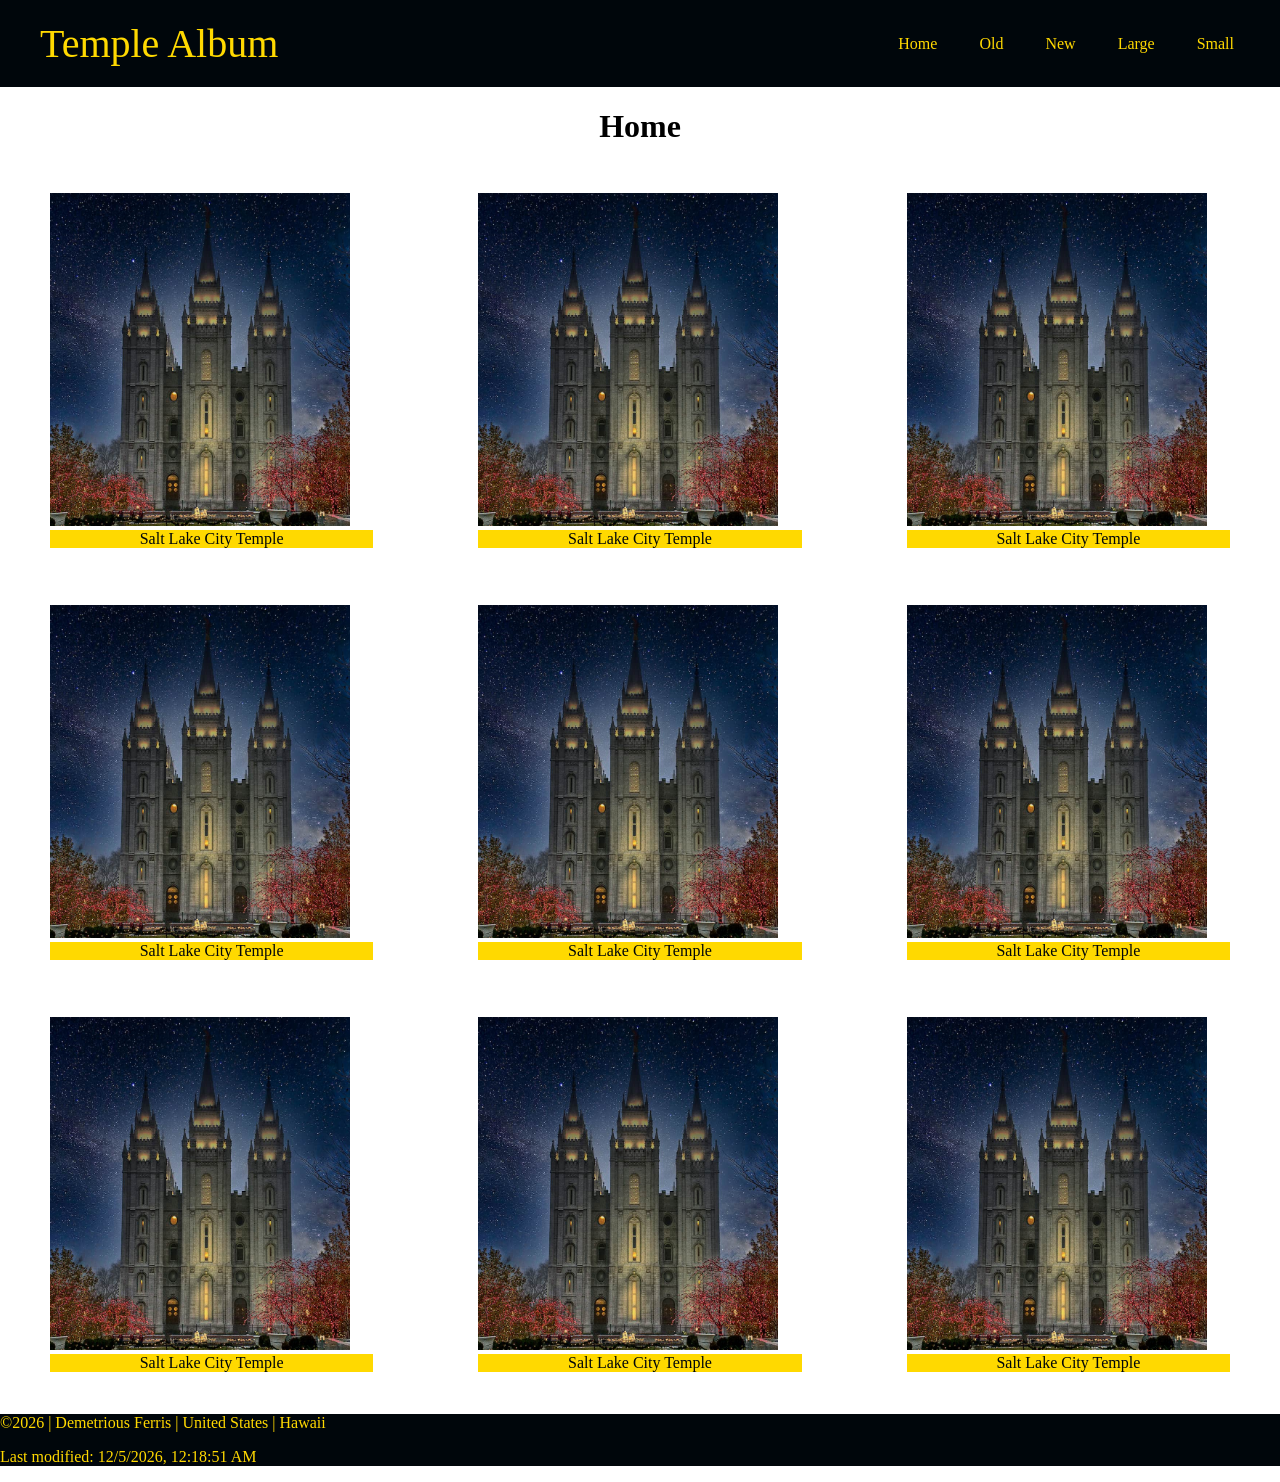
<file: week2/temple.html>
<!DOCTYPE html>
<html lang="en">
<head>
    <meta charset="UTF-8">
    <meta name="viewport" content="width=device-width, initial-scale=1.0">
    <title>Temples - Demetrious Ferris</title>
    <meta name="description" content="Week 2 project showcasing the use of CSS and Javascript to create a photo album viewable on desktop and mobile devices.">
    <meta name="author" content="Demetrious Ferris">
    <link rel="stylesheet" href="styles/temples.css">
    <link rel="stylesheet" href="styles/temples-large.css">
    <script src="scripts/temples.js" defer></script>
    <link rel="preconnect" href="https://fonts.googleapis.com">
<link rel="preconnect" href="https://fonts.gstatic.com" crossorigin>
<link href="https://fonts.googleapis.com/css2?family=Roboto&display=swap" rel="stylesheet">
<link rel="preconnect" href="https://fonts.googleapis.com">
<link rel="preconnect" href="https://fonts.gstatic.com" crossorigin>
<link href="https://fonts.googleapis.com/css2?family=Roboto:wght@600&display=swap" rel="stylesheet">
<link rel="preconnect" href="https://fonts.googleapis.com">
<link rel="preconnect" href="https://fonts.gstatic.com" crossorigin>
<link href="https://fonts.googleapis.com/css2?family=Roboto:wght@900&display=swap" rel="stylesheet">
</head>
<body>
    <header>
        <span>Temple Album</span>
        <nav>
            <ul class="nav-links">
                <li><a href="temples.html">Home</a></li>
                <li><a href="temples.html">Old</a></li>
                <li><a href="temples.html">New</a></li>
                <li><a href="temples.html">Large</a></li>
                <li><a href="temples.html">Small</a></li>
            </ul>
            <button class="hamburger" id="hamburger" type="button" aria-label="Toggle navigation" aria-expanded="false">
                <span class="bar"></span>
                <span class="bar"></span>
                <span class="bar"></span>
            </button>
        </nav>
    </header>
    <main>
        <h1>Home</h1>
        <div class="album">
            <figure>
                <img src="images/saltlaketemple.jpg">
                <figcaption>Salt Lake City Temple</figcaption>
            </figure>
            <figure>
                <img src="images/saltlaketemple.jpg">
                <figcaption>Salt Lake City Temple</figcaption>
            </figure>
            <figure>
                <img src="images/saltlaketemple.jpg">
                <figcaption>Salt Lake City Temple</figcaption>
            </figure>
            <figure>
                <img src="images/saltlaketemple.jpg">
                <figcaption>Salt Lake City Temple</figcaption>
            </figure>
            <figure>
                <img src="images/saltlaketemple.jpg">
                <figcaption>Salt Lake City Temple</figcaption>
            </figure>
            <figure>
                <img src="images/saltlaketemple.jpg">
                <figcaption>Salt Lake City Temple</figcaption>
            </figure>
            <figure>
                <img src="images/saltlaketemple.jpg">
                <figcaption>Salt Lake City Temple</figcaption>
            </figure>
            <figure>
                <img src="images/saltlaketemple.jpg">
                <figcaption>Salt Lake City Temple</figcaption>
            </figure>
            <figure>
                <img src="images/saltlaketemple.jpg">
                <figcaption>Salt Lake City Temple</figcaption>
            </figure>
        </div>
    </main>
    <footer>
        <p>©<span id="currentyear"></span> | Demetrious Ferris | United States | Hawaii</p>
        <p id="lastModified"></p>
    </footer>
</body>
</html>
</file>
<file: styles/base.css>
:root {
    --primary-color: rgb(62, 60, 60);
    --secondary-color: rgba(16, 16, 12, 0.945);
    --accent1-color: rgb(255, 251, 1);
}

* {
    margin: 0;
    padding: 0;
    box-sizing: border-box;
}

body {
    font-family: "Roboto", sans-serif;
    font-weight: 400;
}
header,
main,
footer {
    width: 840px;
    margin: 0 auto;
}

header {
    background-color: var(--secondary-color);
    display: grid;
    grid-template-rows: auto 1fr;
    align-items: center;
    padding: 10px 20px;
    color: var(--accent1-color);
}

header nav {
    background-color: var(--primary-color);
    color: var(--accent1-color);
}

header nav a {
    display: block;
    color: var(--accent1-color);
    text-align: center;
    padding: 1rem;
    text-decoration: none;
}

header nav a:hover {
    text-decoration: overline;
}

header nav ul {
    display: flex;
    justify-content: space-evenly;
    list-style-type: none;
}

header nav ul li {
    flex: 1 1 100%;
}

main {
    max-width: 70%;
}

main section {
    align-items: center;
}

section img {
    max-width: 325px;
}

header span {
    display: block;
    width: 100%;
    padding: 20px;
    text-align: center;
    font-size: 30px;
}

h1 {
    width: 100%;
    padding: 20px;
    text-align: center;
    line-height: 2;
}

h2{
    color: var(--primary-color);

}

main div {
    display: grid;
    grid-template-columns: 1fr 1fr;
    gap: 20px;
    align-items: baseline;
}

.webdevresources {
    display: grid;
    grid-template-rows: 1fr;
    padding: 40px;
}

.webdevresources a {
    padding: 10px;
    text-decoration: none;
}

footer {
    background-color: var(--primary-color);
    color: var(--accent1-color);
}
</file>
<file: project/project.css>
:root {
  color-scheme: light;
  --forest: #193b35;
  --forest-dark: #102a25;
  --terracotta: #ba563b;
  --sunshine: #f3c85b;
  --cream: #fbf8f0;
  --paper: #ffffff;
  --ink: #262b29;
  --muted: #68716c;
  --line: #deded3;
  --focus: #bd6a19;
  --nav-text: #f5f2e8;
  --light-text: #e2e8e1;
  --footer-text: #e4e8df;
  --footer-muted: #c0ccc5;
  --image-frame: #ffffff2e;
  --menu-frame: #ffffff59;
  --transparent: #00000000;
  --image-placeholder: #d4b987;
  --history-card: #f0e5d1;
  --builds-card: #e2ebe4;
  --galaxy-card: #e5e6f0;
  --space: #252d42;
  --history-placeholder: #e7dfd0;
  --field-border: #aab2ac;
  --favorite-background: #fff4ca;
  --comparison-accent: #d9bd66;
  --error: #9b2e22;
  font-family: "DM Sans", Arial, sans-serif;
  color: var(--ink);
  background: var(--cream);
  font-synthesis: none;
  text-rendering: optimizeLegibility;
}

* { box-sizing: border-box; }

html { scroll-behavior: smooth; }

body {
  min-width: 320px;
  margin: 0;
  line-height: 1.65;
}

a { color: inherit; }

button, input, select, textarea { font: inherit; }

button, a, input, select, textarea { -webkit-tap-highlight-color: var(--transparent); }

:focus-visible {
  outline: 3px solid var(--focus);
  outline-offset: 4px;
}

.visually-hidden {
  position: absolute;
  width: 1px;
  height: 1px;
  overflow: hidden;
  clip: rect(0, 0, 0, 0);
  white-space: nowrap;
  clip-path: inset(50%);
}

.skip-link {
  position: absolute;
  z-index: 10;
  top: 0.5rem;
  left: 0.5rem;
  padding: 0.65rem 1rem;
  transform: translateY(-150%);
  border-radius: 4px;
  color: var(--paper);
  background: var(--forest-dark);
}

.skip-link:focus { transform: translateY(0); }

.site-header {
  position: relative;
  z-index: 5;
  display: flex;
  min-height: 78px;
  align-items: center;
  justify-content: space-between;
  gap: 1.5rem;
  padding: 0.75rem max(1.25rem, calc((100% - 1160px) / 2));
  color: var(--paper);
  background: var(--forest-dark);
}

.brand {
  display: inline-flex;
  flex-shrink: 0;
  align-items: center;
  gap: 0.65rem;
  color: inherit;
  font-family: Manrope, "Trebuchet MS", sans-serif;
  font-size: 1.05rem;
  font-weight: 800;
  text-decoration: none;
}

.brand-mark {
  display: grid;
  width: 2rem;
  height: 2rem;
  place-items: center;
  border-radius: 6px;
  color: var(--forest-dark);
  background: var(--sunshine);
  font-size: 1.15rem;
}

.brand-amp { color: var(--sunshine); }

.primary-nav {
  display: flex;
  align-items: center;
  gap: clamp(0.8rem, 2vw, 1.65rem);
}

.primary-nav a {
  color: var(--nav-text);
  font-size: 0.91rem;
  font-weight: 600;
  text-decoration: none;
}

.primary-nav a:hover,
.primary-nav a[aria-current="page"]:not(.nav-cta) { color: var(--sunshine); }

.primary-nav .nav-cta {
  padding: 0.6rem 0.95rem;
  border-radius: 4px;
  color: var(--forest-dark);
  background: var(--sunshine);
}

.menu-toggle { display: none; }

.hero {
  position: relative;
  display: grid;
  min-height: 555px;
  grid-template-columns: 1fr 0.92fr;
  align-items: center;
  gap: 2.5rem;
  overflow: hidden;
  padding: 4.5rem max(1.25rem, calc((100% - 1160px) / 2));
  color: var(--paper);
  background: var(--forest);
}

.hero-copy { position: relative; z-index: 1; max-width: 570px; }

.eyebrow,
.card-kicker {
  margin: 0 0 0.7rem;
  color: var(--terracotta);
  font-size: 0.76rem;
  font-weight: 800;
  letter-spacing: 0.12em;
  text-transform: uppercase;
}

.hero .eyebrow,
.page-hero .eyebrow { color: var(--sunshine); }

h1, h2, h3, h4 {
  font-family: Manrope, "Trebuchet MS", sans-serif;
  line-height: 1.15;
}

h1 {
  margin: 0;
  font-size: clamp(3.2rem, 7vw, 6.1rem);
  letter-spacing: -0.065em;
}

.hero h1 span,
.page-hero h1 span { color: var(--sunshine); }

.hero-copy > p:not(.eyebrow) {
  max-width: 490px;
  margin: 1.4rem 0 0;
  color: var(--light-text);
  font-size: 1.08rem;
}

.hero-actions { display: flex; flex-wrap: wrap; align-items: center; gap: 1.35rem; margin-top: 2rem; }

.button {
  display: inline-flex;
  min-height: 48px;
  align-items: center;
  justify-content: center;
  gap: 0.65rem;
  padding: 0.7rem 1.2rem;
  border: 2px solid var(--transparent);
  border-radius: 4px;
  cursor: pointer;
  font-weight: 800;
  text-align: center;
  text-decoration: none;
  transition: transform 150ms ease, background-color 150ms ease;
}

.button:hover { transform: translateY(-2px); }

.button-light { color: var(--forest-dark); background: var(--sunshine); }
.button-dark { color: var(--paper); background: var(--forest-dark); }
.button-outline { border-color: var(--forest); color: var(--forest); background: var(--transparent); }
.button-outline:hover { color: var(--paper); background: var(--forest); }

.text-link {
  display: inline-block;
  color: var(--forest);
  font-weight: 800;
  text-decoration-thickness: 2px;
  text-underline-offset: 4px;
}

.text-link-light { color: var(--paper); }

.hero-image {
  position: relative;
  height: 390px;
  margin: 0;
  overflow: hidden;
  border: 8px solid var(--image-frame);
  border-radius: 48% 48% 5px 5px;
  background: var(--image-placeholder);
  transform: rotate(2deg);
}

.hero-image img,
.history-image img {
  display: block;
  width: 100%;
  height: 100%;
  object-fit: cover;
}

.hero-stamp {
  position: absolute;
  right: max(1.25rem, calc((100% - 1180px) / 2));
  bottom: 3.1rem;
  display: grid;
  width: 112px;
  height: 112px;
  place-content: center;
  border: 2px solid var(--forest-dark);
  border-radius: 50%;
  color: var(--forest-dark);
  background: var(--sunshine);
  font-family: Manrope, sans-serif;
  font-size: 0.88rem;
  font-weight: 800;
  line-height: 1.2;
  text-align: center;
  transform: rotate(-9deg);
}

.section-wrap { width: min(1160px, calc(100% - 2.5rem)); margin-inline: auto; }

.welcome {
  display: grid;
  grid-template-columns: 1fr 0.8fr;
  gap: 4rem;
  align-items: end;
  padding-block: 5rem;
}

.section-heading h2,
.welcome h2,
.story-intro h2,
.share-form-panel h2,
.submission-info h2 {
  margin: 0;
  font-size: clamp(2rem, 4vw, 3rem);
  letter-spacing: -0.045em;
}

.welcome > p { max-width: 510px; margin: 0 0 0.25rem; color: var(--muted); font-size: 1.02rem; }

.feature-grid { display: grid; grid-template-columns: repeat(3, 1fr); gap: 1.1rem; padding-bottom: 5.5rem; }

.feature-card {
  display: flex;
  min-height: 360px;
  flex-direction: column;
  align-items: flex-start;
  padding: clamp(1.4rem, 3vw, 2.2rem);
  border-radius: 7px;
}

.feature-card h2 { margin: 1.25rem 0 0.8rem; font-size: clamp(1.55rem, 2.5vw, 2.15rem); letter-spacing: -0.04em; }
.feature-card p:not(.card-kicker) { margin: 0 0 1.4rem; color: var(--muted); }
.feature-card .text-link { margin-top: auto; }
.feature-history { background: var(--history-card); }
.feature-builds { background: var(--builds-card); }
.feature-galaxy { background: var(--galaxy-card); }

.community-callout { color: var(--paper); background: var(--sunshine); }

.callout-inner {
  display: flex;
  min-height: 260px;
  align-items: center;
  justify-content: space-between;
  gap: 2.5rem;
  padding-block: 3rem;
  color: var(--ink);
}

.callout-inner .eyebrow { color: var(--terracotta); }
.callout-inner h2 { max-width: 600px; margin: 0; font-size: clamp(2rem, 4vw, 2.8rem); letter-spacing: -0.045em; }
.callout-inner p:not(.eyebrow) { max-width: 610px; margin-bottom: 0; }

.site-footer { padding-block: 2rem; color: var(--footer-text); background: var(--forest-dark); }
.footer-inner { display: flex; flex-wrap: wrap; align-items: center; justify-content: space-between; gap: 1rem 2rem; }
.footer-inner > p { margin: 0; font-size: 0.85rem; }
.footer-inner > p:nth-child(2) { max-width: 430px; }
.footer-brand { font-size: 0.95rem; }
.copyright,
.footer-modified { color: var(--footer-muted); }

.page-hero { color: var(--paper); background: var(--forest); }
.page-hero-inner { padding-block: 4.5rem 4rem; }
.page-hero h1 { font-size: clamp(3.1rem, 7vw, 5.5rem); }
.page-hero-inner > p:last-child { max-width: 660px; margin: 1.2rem 0 0; color: var(--light-text); font-size: 1.08rem; }
.page-hero-space { background: var(--space); }
.page-hero-space .page-hero-inner { position: relative; }
.page-hero-space .page-hero-inner::after { position: absolute; right: 4%; bottom: 1.7rem; width: 175px; height: 105px; border: 4px solid var(--sunshine); border-radius: 50%; content: ""; opacity: 0.65; transform: rotate(-18deg); }

.content-section { padding-block: 4.5rem 5rem; }
.section-heading { max-width: 760px; margin-bottom: 2.2rem; }
.section-heading h2 { margin-bottom: 0.8rem; }
.section-heading > p:last-child { margin: 0; color: var(--muted); }

.story-intro { display: grid; grid-template-columns: 1fr 0.7fr; align-items: end; gap: 3rem; margin-bottom: 2.5rem; }
.story-intro > p { margin: 0; color: var(--muted); }
.timeline { display: grid; gap: 0; margin: 0; padding: 0; list-style: none; }
.timeline-item { display: grid; grid-template-columns: 135px 1fr; gap: 1.5rem; padding: 1.45rem 0; border-top: 1px solid var(--line); }
.timeline-year { color: var(--terracotta); font-family: Manrope, sans-serif; font-size: 1.55rem; font-weight: 800; }
.timeline-item h3 { margin: 0 0 0.4rem; font-size: 1.25rem; }
.timeline-item p { max-width: 690px; margin: 0; color: var(--muted); }

.history-image { margin-bottom: 4.5rem; }
.history-image figure { height: 390px; margin: 0; overflow: hidden; border-radius: 6px; background: var(--history-placeholder); }
.history-image img { height: calc(100% - 42px); }
.history-image figcaption { padding: 0.55rem 1rem; color: var(--muted); font-size: 0.85rem; }
.fact-strip { color: var(--paper); background: var(--forest); }
.fact-inner { display: grid; grid-template-columns: 0.55fr 1fr; align-items: center; gap: 3rem; padding-block: 2.5rem; }
.fact-inner .eyebrow { margin: 0; color: var(--sunshine); }
.fact-inner > p:last-child { margin: 0; color: var(--light-text); }

.build-controls { display: flex; flex-wrap: wrap; align-items: end; justify-content: space-between; gap: 1rem; margin: 2rem 0 1rem; }
.build-controls label { display: grid; gap: 0.35rem; font-weight: 700; }
.build-controls select { min-width: 210px; }
select, input:not([type="checkbox"]):not([type="file"]), textarea {
  width: 100%;
  min-height: 46px;
  padding: 0.65rem 0.75rem;
  border: 1px solid var(--field-border);
  border-radius: 4px;
  color: var(--ink);
  background: var(--paper);
}
textarea { min-height: 130px; resize: vertical; }
.results-count { min-height: 1.65em; color: var(--muted); font-size: 0.9rem; }
.build-grid { display: grid; grid-template-columns: repeat(3, 1fr); gap: 1rem; }
.build-card { display: flex; min-height: 310px; flex-direction: column; padding: 1.5rem; border: 1px solid var(--line); border-radius: 6px; background: var(--paper); }
.build-card-top { display: flex; align-items: center; justify-content: space-between; gap: 1rem; }
.build-theme { color: var(--terracotta); font-size: 0.75rem; font-weight: 800; letter-spacing: 0.08em; text-transform: uppercase; }
.favorite-button { padding: 0.45rem 0.6rem; border: 1px solid var(--line); border-radius: 4px; color: var(--forest-dark); background: var(--transparent); cursor: pointer; font-size: 0.85rem; font-weight: 700; }
.favorite-button[aria-pressed="true"] { border-color: var(--sunshine); background: var(--favorite-background); }
.build-card h3 { margin: 1.1rem 0 0.55rem; font-size: 1.35rem; }
.build-card > p { margin: 0 0 1.1rem; color: var(--muted); }
.build-stats { display: flex; flex-wrap: wrap; gap: 0.6rem 1.2rem; margin-top: auto; padding-top: 1rem; border-top: 1px solid var(--line); font-size: 0.9rem; }
.build-stats strong { color: var(--forest); }
.storage-note { margin-top: 1.3rem; color: var(--muted); font-size: 0.86rem; }
.empty-state { grid-column: 1 / -1; padding: 2rem; border-radius: 5px; color: var(--muted); background: var(--paper); }

.comparison-list { display: grid; gap: 1.2rem; }
.comparison-card { display: grid; grid-template-columns: 78px 1fr; gap: 1.25rem; padding: 1.6rem; border: 1px solid var(--line); border-radius: 6px; background: var(--paper); }
.comparison-number { color: var(--comparison-accent); font-family: Manrope, sans-serif; font-size: 2.6rem; font-weight: 800; line-height: 1; }
.comparison-content .card-kicker { margin-bottom: 0.45rem; }
.comparison-content h3 { margin: 0 0 1.3rem; font-size: 1.55rem; }
.compare-columns { display: grid; grid-template-columns: 1fr 1fr; gap: 2rem; }
.compare-columns h4 { margin: 0 0 0.45rem; color: var(--terracotta); font-size: 0.85rem; letter-spacing: 0.06em; text-transform: uppercase; }
.compare-columns p { margin: 0; color: var(--muted); }
.comparison-takeaway { margin: 1.2rem 0 0; padding-top: 1rem; border-top: 1px solid var(--line); }
.disclaimer { margin-top: 1.5rem; color: var(--muted); font-size: 0.85rem; }

.share-layout { display: grid; grid-template-columns: 1.1fr 0.9fr; align-items: start; gap: 2rem; }
.share-form-panel, .submission-info { padding: clamp(1.25rem, 3vw, 2.2rem); border: 1px solid var(--line); border-radius: 6px; background: var(--paper); }
.share-form-panel h2, .submission-info h2 { margin-bottom: 1.5rem; font-size: 2rem; }
.share-form-panel form { display: grid; gap: 1.1rem; }
.share-form-panel form > label:not(.checkbox-label) { display: grid; gap: 0.4rem; font-weight: 700; }
.share-form-panel input[type="file"] { max-width: 100%; font-weight: 400; }
.field-hint { color: var(--muted); font-size: 0.82rem; font-weight: 400; }
.checkbox-label { display: flex; align-items: flex-start; gap: 0.7rem; font-size: 0.9rem; }
.checkbox-label input { width: 1.15rem; height: 1.15rem; flex: 0 0 auto; margin-top: 0.2rem; accent-color: var(--forest); }
.upload-preview { margin: 0; }
.upload-preview img { display: block; width: min(100%, 420px); max-height: 300px; object-fit: contain; object-position: left; }
.upload-preview figcaption { color: var(--muted); font-size: 0.8rem; }
.form-status { min-height: 1.5em; margin: 0; font-weight: 700; }
.form-status[data-state="error"] { color: var(--error); }
.form-status[data-state="success"] { color: var(--forest); }
.submission-info > p:not(.eyebrow) { color: var(--muted); }
.saved-creations { display: grid; gap: 0.75rem; margin-block: 1.5rem; }
.saved-creation { padding: 1rem; border-left: 4px solid var(--sunshine); background: var(--cream); }
.saved-creation h3 { margin: 0 0 0.3rem; font-size: 1.05rem; }
.saved-creation p { margin: 0.25rem 0 0; color: var(--muted); font-size: 0.88rem; }
.text-button { padding: 0; border: 0; color: var(--terracotta); background: var(--transparent); cursor: pointer; font-weight: 800; text-decoration: underline; text-underline-offset: 3px; }

@media (max-width: 850px) {
  .site-header { flex-wrap: wrap; }
  .menu-toggle {
    display: inline-flex;
    width: 44px;
    height: 44px;
    align-items: center;
    justify-content: center;
    border: 1px solid var(--menu-frame);
    border-radius: 4px;
    color: var(--paper);
    background: var(--transparent);
    cursor: pointer;
    font-size: 1.3rem;
  }
  .primary-nav { display: none; width: 100%; flex-direction: column; align-items: stretch; gap: 0; padding-bottom: 0.5rem; }
  .primary-nav.is-open { display: flex; }
  .primary-nav a { padding: 0.7rem 0.25rem; }
  .primary-nav .nav-cta { margin-top: 0.35rem; padding-inline: 0.75rem; text-align: center; }
  .hero { min-height: auto; gap: 1.5rem; padding-block: 3.5rem; }
  .hero-image { height: 320px; }
  .hero-stamp { bottom: 1rem; width: 90px; height: 90px; font-size: 0.75rem; }
  .welcome { gap: 2rem; }
  .build-grid { grid-template-columns: repeat(2, 1fr); }
}

@media (max-width: 600px) {
  .site-header { min-height: 68px; }
  .brand { font-size: 0.98rem; }
  .hero { grid-template-columns: 1fr; padding-block: 3.2rem 4rem; }
  .hero h1 { font-size: clamp(3rem, 14vw, 4.4rem); }
  .hero-image { width: 88%; height: 270px; margin: 0.5rem auto 0.5rem 0; }
  .hero-stamp { right: 1.2rem; bottom: 0.6rem; }
  .welcome, .story-intro, .fact-inner, .share-layout { grid-template-columns: 1fr; }
  .welcome { gap: 1rem; padding-block: 3.5rem; }
  .feature-grid { grid-template-columns: 1fr; padding-bottom: 3.5rem; }
  .feature-card { min-height: 295px; }
  .callout-inner { align-items: flex-start; flex-direction: column; gap: 1.5rem; }
  .footer-inner { align-items: flex-start; flex-direction: column; gap: 0.8rem; }
  .page-hero-inner { padding-block: 3.4rem; }
  .page-hero h1 { font-size: clamp(2.9rem, 13vw, 4.3rem); }
  .content-section { padding-block: 3.25rem 3.5rem; }
  .story-intro { gap: 1rem; }
  .timeline-item { grid-template-columns: 82px 1fr; gap: 0.7rem; }
  .timeline-year { font-size: 1.25rem; }
  .history-image { margin-bottom: 3.5rem; }
  .history-image figure { height: 300px; }
  .fact-inner { gap: 0.7rem; }
  .build-controls { align-items: stretch; flex-direction: column; }
  .build-controls .button { width: 100%; }
  .build-grid { grid-template-columns: 1fr; }
  .build-card { min-height: 270px; }
  .comparison-card { grid-template-columns: 1fr; gap: 0.7rem; padding: 1.25rem; }
  .comparison-number { font-size: 1.6rem; }
  .compare-columns { grid-template-columns: 1fr; gap: 1rem; }
  .share-layout { gap: 1rem; }
}

@media (prefers-reduced-motion: reduce) {
  html { scroll-behavior: auto; }
  *, *::before, *::after { transition-duration: 0.01ms !important; }
}
</file>
<file: styles/siteplan.css>
:root {
  color-scheme: light;
  --brick-red: #ba563b;
  --build-yellow: #f3c85b;
  --deep-ink: #193b35;
  --warm-cream: #fbf8f0;
  --paper: #ffffff;
  --muted: #68716c;
  --line: #deded3;
  --light-text: #e2e8e1;
  --intro-text: #fff1e7;
  --paper-border: #193b351f;
  --wireframe-background: #f0ece4;
  --wireframe-line: #777b82;
  --wireframe-paper: #ffffff;
  --wireframe-image: #e3ded3;
  --wireframe-muted: #555b64;
  font-family: "DM Sans", Arial, sans-serif;
  color: var(--deep-ink);
  background: var(--warm-cream);
}

* {
  box-sizing: border-box;
}

body {
  margin: 0;
  min-width: 320px;
  line-height: 1.65;
}

.site-header,
.site-footer {
  display: flex;
  align-items: center;
  justify-content: space-between;
  padding: 1rem max(1.25rem, calc((100% - 1080px) / 2));
  color: var(--warm-cream);
  background: var(--deep-ink);
}

.brand {
  display: inline-flex;
  align-items: center;
  gap: 0.65rem;
  color: inherit;
  font-family: Manrope, "Trebuchet MS", sans-serif;
  font-size: 1.15rem;
  font-weight: 800;
  text-decoration: none;
}

.brand-amp {
  color: var(--build-yellow);
}

.brick-mark {
  display: inline-flex;
  align-items: flex-start;
  gap: 2px;
  padding: 0.38rem 0.3rem 0.24rem;
  border-radius: 4px;
  background: var(--build-yellow);
}

.brick-mark span {
  width: 7px;
  height: 5px;
  border-radius: 3px 3px 1px 1px;
  background: var(--deep-ink);
}

.header-note {
  margin: 0;
  color: var(--light-text);
  font-size: 0.9rem;
}

.intro {
  padding: 4.25rem 1.25rem 4.5rem;
  color: var(--warm-cream);
  background: var(--deep-ink);
  text-align: center;
}

.eyebrow,
.section-number {
  margin: 0 0 0.55rem;
  color: var(--brick-red);
  font-size: 0.76rem;
  font-weight: 800;
  letter-spacing: 0.12em;
  text-transform: uppercase;
}

.intro .eyebrow {
  color: var(--warm-cream);
}

h1,
h2,
h3,
figcaption {
  font-family: Manrope, "Trebuchet MS", sans-serif;
  line-height: 1.2;
}

h1 {
  margin: 0;
  font-size: clamp(2.6rem, 8vw, 5rem);
  letter-spacing: -0.045em;
}

.intro-copy {
  max-width: 610px;
  margin: 1.2rem auto 0;
  color: var(--intro-text);
  font-size: 1.1rem;
}

.plan-content {
  width: min(900px, calc(100% - 2.5rem));
  margin: 0 auto;
}

.plan-section {
  padding: 3rem 0;
  border-bottom: 1px solid var(--line);
}

.plan-section h2 {
  margin: 0 0 1rem;
  color: var(--brick-red);
  font-size: clamp(1.8rem, 4vw, 2.35rem);
}

.plan-section h3 {
  margin: 0 0 0.45rem;
  font-size: 1.25rem;
}

.plan-section > p:not(.section-number),
.identity-card p {
  max-width: 760px;
  margin-top: 0;
}

.identity-card {
  display: grid;
  grid-template-columns: minmax(160px, 0.75fr) 2fr;
  align-items: center;
  gap: 1.5rem;
  padding: 1.5rem;
  border: 1px solid var(--line);
  border-radius: 12px;
  background: var(--paper);
}

.brand-large {
  justify-content: center;
  min-height: 115px;
  padding: 1rem;
  border-radius: 9px;
  color: var(--warm-cream);
  background: var(--deep-ink);
  font-size: 1.25rem;
}

.small-note,
.disclaimer {
  color: var(--muted);
  font-size: 0.9rem;
}

.disclaimer {
  margin: 0.8rem 0 0;
}

.scenario-list,
.usage-list {
  display: grid;
  gap: 0.75rem;
  margin: 1.25rem 0 0;
  padding: 0;
  list-style: none;
}

.scenario-list li {
  position: relative;
  padding: 0.9rem 1rem 0.9rem 2.8rem;
  border-radius: 8px;
  background: var(--paper);
}

.scenario-list li::before {
  position: absolute;
  left: 1rem;
  color: var(--brick-red);
  content: "?";
  font-family: Manrope, "Trebuchet MS", sans-serif;
  font-size: 1.25rem;
  font-weight: 800;
}

.swatches {
  display: grid;
  grid-template-columns: repeat(4, 1fr);
  gap: 0.75rem;
  margin: 1.5rem 0;
}

.swatch {
  display: flex;
  min-height: 112px;
  flex-direction: column;
  justify-content: flex-end;
  padding: 0.8rem;
  border: 1px solid var(--paper-border);
  border-radius: 9px;
  font-size: 0.85rem;
  font-weight: 700;
}

.swatch code {
  font-family: "Courier New", monospace;
  font-size: 0.78rem;
  font-weight: 400;
}

.swatch-forest {
  color: var(--wireframe-paper);
  background: var(--deep-ink);
}

.swatch-sunshine {
  color: var(--deep-ink);
  background: var(--build-yellow);
}

.swatch-terracotta {
  color: var(--wireframe-paper);
  background: var(--brick-red);
}

.swatch-cream {
  color: var(--deep-ink);
  background: var(--warm-cream);
}

.usage-list {
  list-style: disc;
  padding-left: 1.25rem;
}

.type-samples {
  display: grid;
  grid-template-columns: 1fr 1fr;
  gap: 1rem;
  margin-top: 1.5rem;
}

.type-sample {
  padding: 1.25rem;
  border-radius: 9px;
  background: var(--paper);
}

.type-label {
  margin: 0;
  color: var(--brick-red);
  font-size: 0.76rem;
  font-weight: 800;
  letter-spacing: 0.08em;
  text-transform: uppercase;
}

.type-example {
  margin: 0.65rem 0 0;
}

.heading-sample .type-example {
  font-family: Manrope, "Trebuchet MS", sans-serif;
  font-size: 1.55rem;
  font-weight: 800;
  line-height: 1.25;
}

.body-sample .type-example {
  font-family: "DM Sans", Arial, sans-serif;
}

.wireframe-grid {
  display: grid;
  grid-template-columns: minmax(220px, 0.75fr) minmax(0, 1.5fr);
  align-items: start;
  gap: 1.5rem;
  margin-top: 1.5rem;
}

.wireframe-figure {
  margin: 0;
}

.wireframe-figure figcaption {
  margin-bottom: 0.75rem;
  font-size: 1.1rem;
  font-weight: 800;
}

.wireframe {
  display: grid;
  gap: 0.55rem;
  padding: 0.75rem;
  border: 2px solid var(--deep-ink);
  border-radius: 8px;
  background: var(--wireframe-background);
  color: var(--deep-ink);
  font-size: 0.72rem;
  text-align: center;
}

.wf-site-header,
.wf-site-footer,
.wf-desktop-hero,
.wf-desktop-section,
.wf-mobile-section {
  display: flex;
  flex-direction: column;
  gap: 0.35rem;
  padding: 0.65rem;
  border: 1px dashed var(--wireframe-line);
  border-radius: 4px;
  background: var(--wireframe-paper);
}

.wf-site-header,
.wf-site-footer {
  flex-direction: row;
  align-items: center;
  justify-content: space-between;
  min-height: 40px;
  padding-inline: 0.75rem;
  color: var(--wireframe-paper);
  background: var(--deep-ink);
}

.wf-logo {
  color: var(--build-yellow);
  font-family: "Trebuchet MS", sans-serif;
  font-weight: 800;
  letter-spacing: 0.04em;
}

.wf-nav {
  font-size: 0.68rem;
}

.wf-desktop-hero {
  display: grid;
  grid-template-columns: 1.15fr 1fr;
  align-items: center;
  min-height: 145px;
}

.wf-desktop-section {
  min-height: 120px;
  align-items: center;
  justify-content: center;
}

.wf-desktop-hero,
.wf-history,
.wf-share,
.desktop-wireframe > .wf-site-header,
.desktop-wireframe > .wf-site-footer {
  grid-column: 1 / -1;
}

.desktop-wireframe {
  grid-template-columns: 1fr 1fr;
}

.wf-mobile-hero,
.wf-copy {
  display: flex;
  flex-direction: column;
  align-items: center;
  justify-content: center;
  gap: 0.4rem;
}

.wf-mobile-hero {
  padding: 0.55rem;
  border: 1px dashed var(--wireframe-line);
  border-radius: 4px;
  background: var(--wireframe-paper);
}

.wf-copy strong,
.wf-mobile-section strong,
.wf-desktop-section strong {
  font-family: "Trebuchet MS", sans-serif;
  font-size: 0.88rem;
}

.wf-image {
  display: flex;
  min-height: 54px;
  align-items: center;
  justify-content: center;
  padding: 0.4rem;
  border: 1px dashed var(--wireframe-line);
  border-radius: 3px;
  background: var(--wireframe-image);
  color: var(--wireframe-muted);
  font-size: 0.68rem;
}

.wf-mobile-hero .wf-image {
  width: 100%;
}

.wf-desktop-hero .wf-image {
  min-height: 105px;
}

.wf-button {
  display: inline-block;
  padding: 0.25rem 0.55rem;
  border-radius: 3px;
  background: var(--build-yellow);
  font-size: 0.66rem;
  font-weight: 800;
}

.mobile-wireframe {
  max-width: 280px;
  margin-inline: auto;
}

.mobile-wireframe .wf-site-header {
  min-height: 36px;
  padding-inline: 0.55rem;
}

.mobile-wireframe .wf-logo {
  font-size: 0.66rem;
}

.wf-menu {
  font-size: 1rem;
  line-height: 1;
}

.mobile-wireframe .wf-mobile-section {
  align-items: stretch;
  text-align: left;
}

.mobile-wireframe .wf-mobile-section strong {
  color: var(--brick-red);
}

.mobile-wireframe .wf-share {
  text-align: center;
}

.mobile-wireframe .wf-share .wf-button {
  align-self: center;
}

.site-footer {
  flex-wrap: wrap;
  justify-content: center;
  gap: 0.5rem 1.5rem;
  margin-top: 2rem;
  text-align: center;
}

.site-footer p {
  margin: 0;
  font-size: 0.9rem;
}

.page-meta {
  margin: 0;
  color: var(--muted);
  font-size: 0.8rem;
  text-align: center;
}

@media (max-width: 650px) {
  .site-header {
    padding-inline: 1rem;
  }

  .header-note {
    font-size: 0.8rem;
  }

  .intro {
    padding-block: 3.25rem;
  }

  .plan-content {
    width: min(100% - 2rem, 900px);
  }

  .plan-section {
    padding-block: 2.4rem;
  }

  .identity-card,
  .type-samples,
  .wireframe-grid {
    grid-template-columns: 1fr;
  }

  .brand-large {
    min-height: 80px;
  }

  .swatches {
    grid-template-columns: repeat(2, 1fr);
  }

  .wf-desktop-hero {
    grid-template-columns: 1fr;
  }

  .wf-nav {
    font-size: 0.6rem;
  }
}
</file>
<file: week2/styles/temples.css>
:root {
    --primary-color: rgb(0, 3, 6);
    --secondary-color: rgb(255, 217, 0);
    --accent1-color: rgb(5, 0, 0);
    --accent2-color: rgb(0, 9, 5);
}

body {
    margin: 0 auto;
}

header {
    background-color: var(--primary-color);
    display: flex;
    justify-content: space-between;
    align-items: center;
    padding: 10px 30px;
}

header span {
    color: var(--secondary-color);
    margin: 10px;
    font-size: 40px;
}

header ul {
    display: flex;
    list-style-type: none;
    color: var(--secondary-color);
    margin: 0;
    padding: 0;
    justify-content: center;
    gap: 10px;
}

.hamburger {
    background-color: var(--primary-color);
    display: flex;
    cursor: pointer;
    flex-direction: column;
    gap: 10px;
    border: none;
}

.bar {
    width: 25px;
    height: 3px;
    background-color: var(--secondary-color);
    border-radius: 2px;
}

header nav a{
    color: var(--secondary-color);
    padding: 1rem;
    text-decoration: none;
}

header nav a:hover {
    text-decoration: underline;
    color: var(--accent1-color);
}

@media (max-width: 640px) {
.hamburger {
    display: flex;
    width: auto;
}

.nav-links {
    display: none;
    flex-direction: column;
    position: absolute;
    top: 65px;
    right: 0;
    width: 220px;
    background-color: var(--accent2-color);
    padding: 1rem 0;
    text-align: center;
}

.nav-links.active {
    display: flex;
}

}

h1{
    text-align: center;
}


.album {
    grid-template-columns: 1fr 1fr;
}


main div {
    display: grid;
    grid-template-columns: 1fr 1fr 1fr;
}
main img {
    width: 100%;
    height: auto;
    max-width: 300px;
}

main div figcaption {
    text-align: center;
    background-color: var(--secondary-color);
    color: var(--primary-color);
}

footer {
    background-color: var(--primary-color);
    color: var(--secondary-color);
}
</file>
<file: week2/styles/temples-large.css>
@media (min-width:640px) {
    :root {
    --primary-color: rgb(0, 6, 11);
    --secondary-color: rgb(255, 217, 0);
    --accent1-color: rgb(0, 0, 0);
}

body {
    margin: 0 auto;
}

header {
    background-color: var(--primary-color);
    display: flex;
    justify-content: space-between;
    align-items: center;
    padding: 10px 30px;
}

header span {
    color: var(--secondary-color);
    margin: 10px;
    font-size: 40px;
}

header ul {
    display: flex;
    list-style-type: none;
    color: var(--secondary-color);
    margin: 0;
    padding: 0;
    justify-content: center;
    gap: 10px;
}

header nav a{
    color: var(--secondary-color);
    padding: 1rem;
    text-decoration: none;
}

header nav a:hover {
    text-decoration: underline;
    color: var(--accent1-color);
}

.hamburger {
    display: none;
    cursor: pointer;
}

.bar {
    display: block;
    width: 25px;
    height: 3px;
    margin: 5px auto;
    background-color: var(--primary-color);
}

h1{
    text-align: center;
}

.album {
    display: grid;
    grid-template-columns: repeat(3, 1fr);
    gap: 25px;
    padding: 10px;
}

main div {
    display: grid;
    grid-template-columns: 1fr 1fr 1fr;
}
main img {
    width: 100%;
    height: auto;
    max-width: 300px;
}

main div figcaption {
    text-align: center;
    background-color: var(--secondary-color);
    color: var(--primary-color);
}

footer {
    background-color: var(--primary-color);
    color: var(--secondary-color);
}
}
</file>
